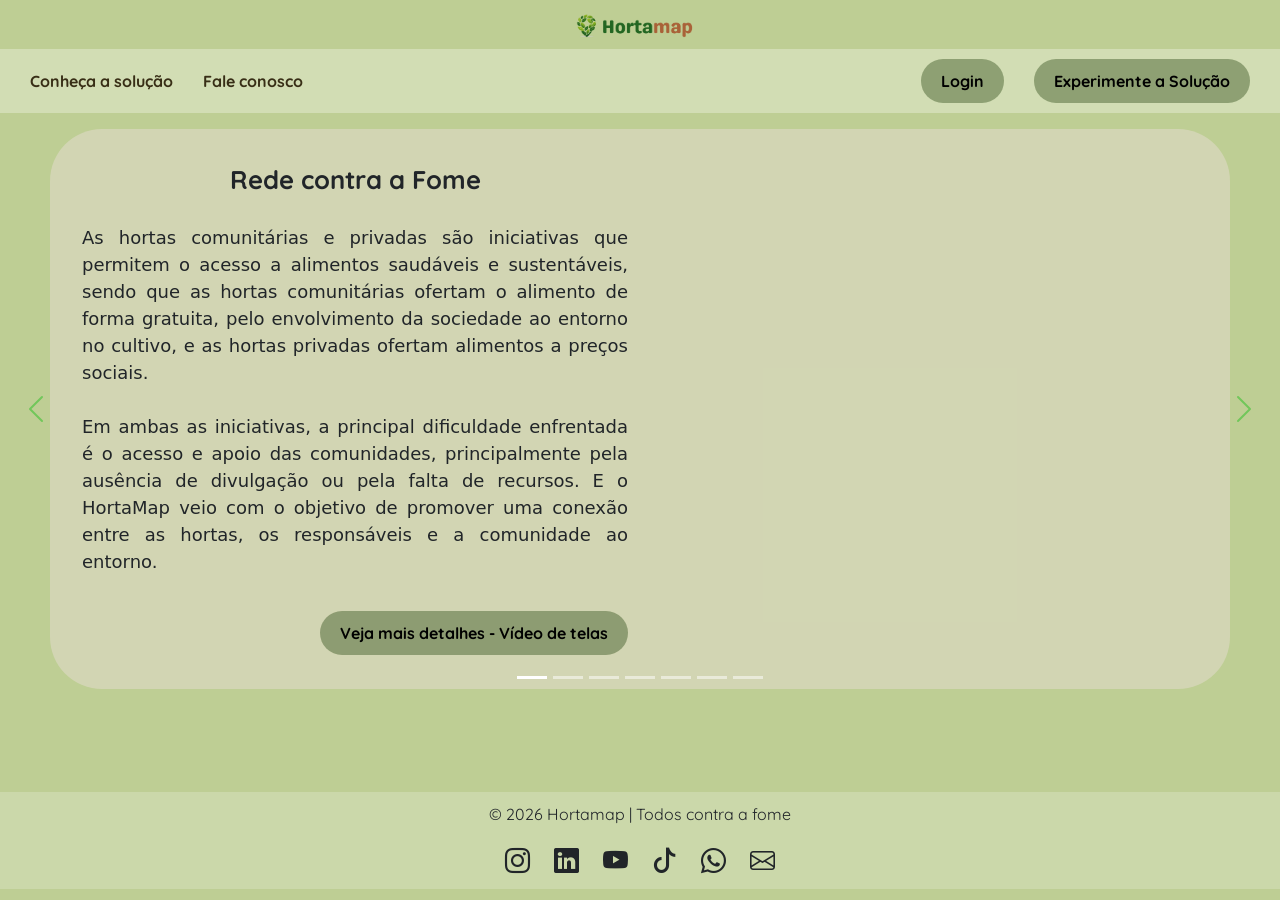
<file: index.html>
<!DOCTYPE html>
<html lang="pt">

<head>
	<meta charset="UTF-8">
	<meta http-equiv="X-UA-Compatible" content="IE=edge">
	<meta name="viewport" content="width=device-width, initial-scale=1.0">
	<link rel="preconnect" href="https://fonts.googleapis.com">
	<link rel="preconnect" href="https://fonts.gstatic.com" crossorigin>
	<link href="https://fonts.googleapis.com/css2?family=Quicksand:wght@300..700&display=swap" rel="stylesheet">
	<link href="https://cdn.jsdelivr.net/npm/bootstrap@5.1.3/dist/css/bootstrap.min.css" rel="stylesheet">
	<link rel="stylesheet" href="https://cdn.jsdelivr.net/npm/bootstrap-icons@1.11.3/font/bootstrap-icons.css">
	<link href="css/css.css" rel="stylesheet">
	<title>O HortaMap</title>
	<link rel="icon" type="image/png" href="img/logo_HortaMap_folha.png">
</head>
<body>
	<div class="logo">
		<a href="index.html" target="_parent"><img src="img/logo_HortaMap_horizontal.png" alt="HortaMap"></a>
	</div>
	<div class="navegacao">
		<div class="esquerda">
			<h2><a href="index.html" target="_parent">Conheça a solução</a></h2>
			<h2><a href="fale_conosco.html" target="_parent">Fale conosco</a></h2>
		</div>
		<div class="direita">
			<button type="button" class="menu"><a href="login.html" target="_parent">Login</a></button>
			<button type="button" class="menu"><a href="cadastro.html" target="_parent">Experimente a Solução</a></button>
		</div>
	</div>
	<div class="conteudo">
		<div id="carrosselHorta" class="carousel slide">
    		<div class="carousel-inner">
				<div class="carousel-item active">
					<div class="caixa row align-items-center">
						<div class="texto col-md-6">
							<h3>Rede contra a Fome</h3>
							<p>As hortas comunitárias e privadas são iniciativas que permitem o acesso a alimentos saudáveis e sustentáveis, sendo que as hortas comunitárias ofertam o alimento de forma gratuita, pelo envolvimento da sociedade ao entorno no cultivo, e as hortas privadas ofertam alimentos a preços sociais. <br><br>
							Em ambas as iniciativas, a principal dificuldade enfrentada é o acesso e apoio das comunidades, principalmente pela ausência de divulgação ou pela falta de recursos. E o HortaMap veio com o objetivo de promover uma conexão entre as hortas, os responsáveis e a comunidade ao entorno.</p>
							<div class="container-botao">
								<button type="button" class="botao"><a href="https://www.youtube.com/embed/8Pci9h2cy9U?si=DaQ1uK3vf-MT6VDR" target="_blank">Veja mais detalhes - Vídeo de telas</a></button>
							</div>
						</div>
						<div class="col-md-6 video-container">
							<iframe class="imgdireita col-md-6" width="100%" height="350" src="https://www.youtube.com/embed/8Pci9h2cy9U?si=DaQ1uK3vf-MT6VDR" title="YouTube video player" frameborder="0" allow="accelerometer; autoplay; clipboard-write; encrypted-media; gyroscope; picture-in-picture; web-share" referrerpolicy="strict-origin-when-cross-origin" allowfullscreen></iframe>
						</div>
					</div>
				</div>
				<div class="carousel-item">
					<div class="caixa row align-items-center">
						<div class="texto col-md-6">
							<h3>Mapeando para alimentar</h3>
							<p>O primeiro passo para usar a solução começa no cadastro da horta. Com poucas informações, a horta já passa a fazer parte do nosso banco de dados e a comunidade consegue se conectar com a iniciativa. <br><br>
							A partir deste cadastro, tenha acesso a um ecossistema de gerenciamento de dados, reunindo insights sobre recursos disponíveis, voluntários associados a sua horta, gestão de estoque e recursos de IA para apoiar uma produção otimizada.<br><br>
							Com o HortaMap, você transforma dados em decisões inteligentes e fortalece o impacto da sua horta na comunidade.</p>
							<div class="container-botao">
								<button type="button" class="botao"><a href="cadastro.html" target="_parent">Registre a sua horta</a></button>
							</div>
						</div>
						<img class="imgdireita col-md-6 img-fluid" src="img/dash.png">
					</div>
				</div>
				<div class="carousel-item">
					<div class="caixa row align-items-center">
						<div class="texto col-md-6">
							<h3>Entre em contato conosco</h3>
							<p>Ficou com alguma dúvida sobre como o HortaMap funciona ou como podemos apoiar a sua iniciativa? Nossa equipe está pronta para ajudar você a dar o próximo passo, seja para cadastrar sua horta, entender melhor os recursos da plataforma ou descobrir como conectar sua comunidade à produção local.<br><br>
							Queremos ouvir suas ideias, necessidades e desafios. Cada mensagem recebida nos ajuda a fortalecer essa rede que combate a fome e transforma territórios. Mande sua mensagem e vamos construir juntos um futuro mais verde e solidário.</p>
							<div class="container-botao">
								<button type="button" class="botao"><a href="fale_conosco.html" target="_parent">Mande sua mensagem</a></button>
							</div>
						</div>
						<img class="imgdireita col-md-6 img-fluid" src="img/fale_Conosco.png">
					</div>
				</div>
				<div class="carousel-item">
					<div class="caixa row align-items-center">
						<div class="texto col-md-6">
							<h3>Hortas comunitárias ou hortas privadas?</h3>
							<p>As hortas comunitárias são espaços cultivados por várias pessoas da comunidade, como moradores de um bairro ou voluntários. Todos podem participar do plantio, da colheita e do cuidado com a horta.<br><br>
							O principal objetivo é ajudar as pessoas, promover a colaboração e facilitar o acesso a alimentos saudáveis, muitas vezes de forma gratuita ou com um custo bem baixo. <br><br>
							Já as hortas privadas pertencem a uma pessoa, família ou organização. O acesso é mais restrito, e quem cuida decide como a horta será usada. Ela pode servir tanto para consumo próprio quanto para venda dos alimentos, sendo comum cobrar pelos produtos, mesmo que a preços acessíveis.</p>
						</div>
						<img class="imgdireita col-md-6 img-fluid" src="img/horta.png">
					</div>
				</div>
				<div class="carousel-item">
					<div class="caixa row align-items-center">
						<div class="texto col-md-6">
							<h3>Como uma simples horta pode transformar sua vida e o futuro ao seu redor?</h3>
							<p>Hortas não são só plantas: são saúde, economia, conexão e futuro. O Brasil tem espaço, clima e gente criativa de sobra. O que falta, muitas vezes, é só o primeiro passo: alguém que decide começar. <br><br>
							Você não precisa de muito: um pequeno terreno, alguns vasos ou até um cantinho na varanda já são suficientes para transformar realidade em possibilidade.<br><br>
							Cada horta nasce de uma escolha simples: plantar hoje pensando no amanhã.</p>
						</div>
						<img class="imgdireita col-md-6 img-fluid" src="img/mapa_Alimento.png">
					</div>
				</div>
				<div class="carousel-item">
					<div class="caixa row align-items-center">
						<div class="texto col-md-6">
							<h3>Melhorias Recentes no HortaMap  </h3>
							<p>Como parte do nosso compromisso em aprimorar continuamente a experiência no HortaMap, realizamos uma série de melhorias importantes no formulário de contato. Os formulários foram reformulados e passam a contar com campos que demandam informações precisas e completas, evitando cadastros incorretos ou com informações inválidas. Também foram implementadas mensagens de erro mais claras em todos os campos, tornando o processo mais simples, seguro e eficiente para quem utiliza a plataforma.<br><br>
							Além disso, implementamos um carrossel interativo na página inicial, trazendo uma navegação mais fluida e dinâmica entre os conteúdos.</p>
							<div class="container-botao">
								<button type="button" class="botao"><a href="https://www.youtube.com/embed/FxB5yJTmk8o?si=WlsL_5CZeozij7wh" target="_blank">Vídeo das novas funcionalidades</a></button>
							</div>
						</div>
						<div class="col-md-6 video-container">
							<iframe class="imgdireita col-md-6" width="560" height="315" src="https://www.youtube.com/embed/FxB5yJTmk8o?si=WlsL_5CZeozij7wh" title="YouTube video player" frameborder="0" allow="accelerometer; autoplay; clipboard-write; encrypted-media; gyroscope; picture-in-picture; web-share" referrerpolicy="strict-origin-when-cross-origin" allowfullscreen></iframe>
						</div>
					</div>
				</div>
			</div>
			<button class="carousel-control-prev" type="button" data-bs-target="#carrosselHorta" data-bs-slide="prev"><span class="carousel-control-prev-icon"></span></button>
			<button class="carousel-control-next" type="button" data-bs-target="#carrosselHorta" data-bs-slide="next"><span class="carousel-control-next-icon"></span></button>
			<!-- INDICADORES -->
			<div class="carousel-indicators">
				<button type="button" data-bs-target="#carrosselHorta" data-bs-slide-to="0" class="active"></button>
				<button type="button" data-bs-target="#carrosselHorta" data-bs-slide-to="1"></button>
				<button type="button" data-bs-target="#carrosselHorta" data-bs-slide-to="2"></button>
				<button type="button" data-bs-target="#carrosselHorta" data-bs-slide-to="3"></button>
				<button type="button" data-bs-target="#carrosselHorta" data-bs-slide-to="4"></button>
				<button type="button" data-bs-target="#carrosselHorta" data-bs-slide-to="5"></button>
				<button type="button" data-bs-target="#carrosselHorta" data-bs-slide-to="6"></button>
			</div>
		</div>
	</div>
	<script src="https://cdn.jsdelivr.net/npm/bootstrap@5.1.3/dist/js/bootstrap.bundle.min.js"></script>
	<footer>
		<p>© 2026 Hortamap  |  Todos contra a fome</p>
		<a href="https://www.instagram.com/hortamap/" target="_blank"><i class="bi bi-instagram icon-rodape"></i></a>
		<a href="https://www.linkedin.com" target="_blank"><i class="bi bi-linkedin icon-rodape"></i></a>
		<a href="https://www.youtube.com/@HortaMapSolucao" target="_blank"><i class="bi bi-youtube icon-rodape"></i></a>
		<a href="https://www.tiktok.com" target="_blank"><i class="bi bi-tiktok icon-rodape"></i></a>
		<a href="https://wa.me/5531985085780" target="_blank"><i class="bi bi-whatsapp icon-rodape"></i></a>
		<a href="mailto:hortamapsolucao@gmail.com" target="_blank"><i class="bi bi-envelope icon-rodape"></i></a>
	</footer>
</body>
</html>
</file>
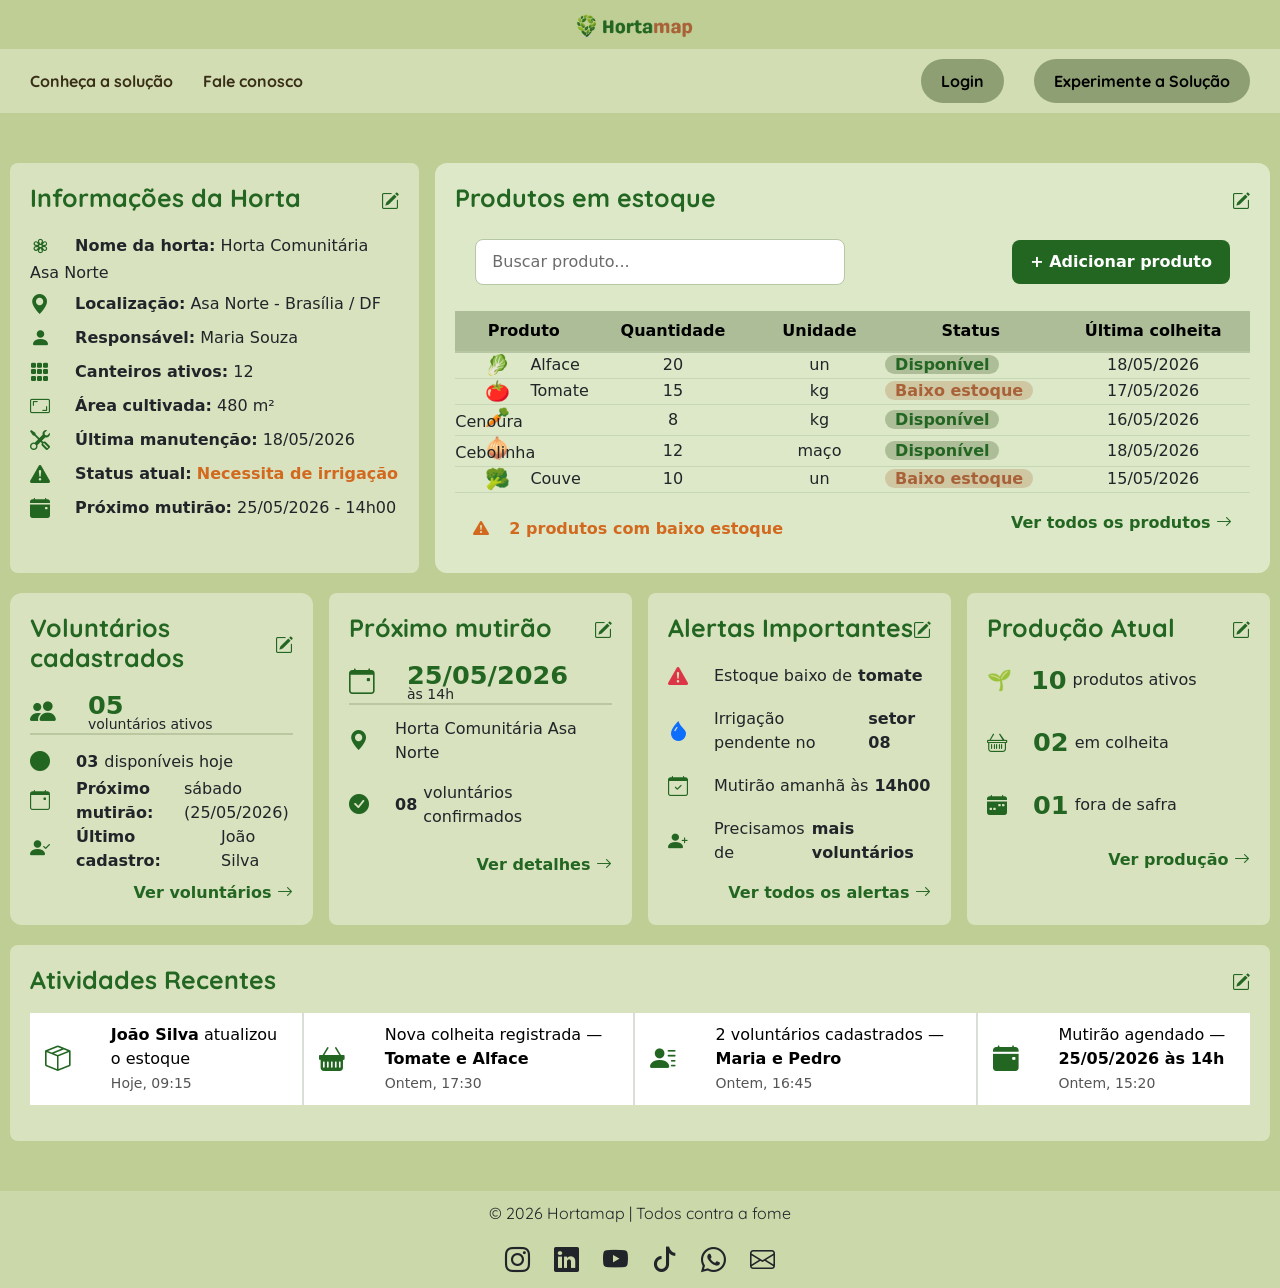
<file: area_dashboard.html>
<!DOCTYPE html>
<html lang="pt">

<head>
	<meta charset="UTF-8">
	<meta http-equiv="X-UA-Compatible" content="IE=edge">
	<meta name="viewport" content="width=device-width, initial-scale=1.0">
	<link rel="preconnect" href="https://fonts.googleapis.com">
	<link rel="preconnect" href="https://fonts.gstatic.com" crossorigin>
	<link href="https://fonts.googleapis.com/css2?family=Quicksand:wght@300..700&display=swap" rel="stylesheet">
	<link href="https://cdn.jsdelivr.net/npm/bootstrap@5.1.3/dist/css/bootstrap.min.css" rel="stylesheet">
	<link rel="stylesheet" href="https://cdn.jsdelivr.net/npm/bootstrap-icons@1.11.3/font/bootstrap-icons.css">
	<link href="css/css.css" rel="stylesheet">
	<title>Área do Gestor</title>
	<link rel="icon" type="image/png" href="img/logo_HortaMap_folha.png">
</head>

<body>
	<div class="logo">
		<a href="index.html" target="_parent"><img src="img/logo_HortaMap_horizontal.png" alt="HortaMap"></a>
	</div>
	<div class="navegacao">
		<div class="esquerda">
			<h2><a href="index.html" target="_parent">Conheça a solução</a></h2>
			<h2><a href="fale_conosco.html" target="_parent">Fale conosco</a></h2>
		</div>
		<div class="direita">
			<button type="button" class="menu"><a href="login.html" target="_parent">Login</a></button>
			<button type="button" class="menu"><a href="cadastro.html" target="_parent">Experimente a
					Solução</a></button>
		</div>
	</div>
	<div class="conteudo conteudo-dash">
		<!-- LINHA 1 -->
		<div class="row g-3 line-dash">
			<div class="col-md-4">
				<div class="caixa-dash">
					<h4 class="title-box-dash">
						Informações da Horta
						<button class="btn-edit-box" type="button">
							<i class="bi bi-pencil-square"></i>
						</button>
					</h4>
					<p class="mb-1">
						<i class="bi bi-flower3 icon-info"></i>
						<b>Nome da horta:</b> Horta Comunitária Asa Norte
					</p>
					<p class="mb-1">
						<i class="bi bi-geo-alt-fill icon-info"></i>
						<b>Localização:</b> Asa Norte - Brasília / DF
					</p>
					<p class="mb-1">
						<i class="bi bi-person-fill icon-info"></i>
						<b>Responsável:</b> Maria Souza
					</p>
					<p class="mb-1">
						<i class="bi bi-grid-3x3-gap-fill icon-info"></i>
						<b>Canteiros ativos:</b> 12
					</p>
					<p class="mb-1">
						<i class="bi bi-aspect-ratio icon-info"></i>
						<b>Área cultivada:</b> 480 m²
					</p>
					<p class="mb-1">
						<i class="bi bi-tools icon-info"></i>
						<b>Última manutenção:</b> 18/05/2026
					</p>
					<p class="mb-1">
						<i class="bi bi-exclamation-triangle-fill icon-info text-atencao"></i>
						<b>Status atual:</b> <span class="text-atencao">Necessita de irrigação</span>
					</p>
					<p class="mb-1">
						<i class="bi bi-calendar-event-fill icon-info"></i>
						<b>Próximo mutirão:</b> 25/05/2026 - 14h00
					</p>
				</div>
			</div>
			<div class="col-md-8">
				<div class="caixa-dash tabela-estoque-box">
					<h4 class="title-box-dash mb-0">
						Produtos em estoque
						<button class="btn-edit-box" type="button">
							<i class="bi bi-pencil-square"></i>
						</button>
					</h4>
					<div class="barra-acoes">
						<input type="text" class="input-busca" placeholder="Buscar produto...">
						<button class="btn-adicionar">
							+ Adicionar produto
						</button>
					</div>
					<table class="tabela-estoque">
						<thead>
							<tr>
								<th class="col-curta">Produto</th>
								<th class="col-curta">Quantidade</th>
								<th class="col-curta">Unidade</th>
								<th class="col-curta">Status</th>
								<th class="col-curta">Última colheita</th>
							</tr>
						</thead>
						<tbody>
							<tr>
								<td><span class="emoji-icon emoji-table">🥬</span>Alface</td>
								<td class="text-center">20</td>
								<td class="text-center">un</td>
								<td><span class="status disponivel">Disponível</span></td>
								<td class="text-center">18/05/2026</td>
							</tr>
							<tr>
								<td><span class="emoji-icon emoji-table">🍅</span>Tomate</td>
								<td class="text-center">15</td>
								<td class="text-center">kg</td>
								<td><span class="status baixo">Baixo estoque</span></td>
								<td class="text-center">17/05/2026</td>
							</tr>
							<tr>
								<td><span class="emoji-icon emoji-table">🥕</span>Cenoura</td>
								<td class="text-center">8</td>
								<td class="text-center">kg</td>
								<td><span class="status disponivel">Disponível</span></td>
								<td class="text-center">16/05/2026</td>
							</tr>
							<tr>
								<td><span class="emoji-icon emoji-table">🧅</span>Cebolinha</td>
								<td class="text-center">12</td>
								<td class="text-center">maço</td>
								<td><span class="status disponivel">Disponível</span></td>
								<td class="text-center">18/05/2026</td>
							</tr>
							<tr>
								<td><span class="emoji-icon emoji-table">🥦</span>Couve</td>
								<td class="text-center">10</td>
								<td class="text-center">un</td>
								<td><span class="status baixo">Baixo estoque</span></td>
								<td class="text-center">15/05/2026</td>
							</tr>
						</tbody>
					</table>
					<div class="alerta-estoque">
						<div class="alerta-esquerda">
							<p class="resumo-estoque text-atencao  mb-0"><i class="bi bi-exclamation-triangle-fill"></i><b>2 produtos com baixo estoque</b></p>
						</div>
						<a href="#" class="ver-todos-inline text-ver-todos">
							Ver todos os produtos <i class="bi bi-arrow-right"></i>
						</a>
					</div>
				</div>
			</div>
		</div>
		<!-- LINHA 2 -->
		<div class="row g-3 line-dash">
			<div class="col-md-3">
				<div class="caixa-dash voluntarios-box">
					<h4 class="title-box-dash">
						<span class="titulo-com-icone">Voluntários cadastrados</span>
						<button class="btn-edit-box" type="button">
							<i class="bi bi-pencil-square"></i>
						</button>
					</h4>
					<div class="linha-voluntario line-voluntarios-ativos">
						<i class="bi bi-people-fill icon-large"></i>
						<div class="vol-info">
							<span class="numero">05</span>
							<span class="descricao">voluntários ativos</span>
						</div>
					</div>
					<p class="linha-info mb-0">
						<i class="bi bi-circle-fill icon-info"></i>
						<b>03</b> disponíveis hoje
					</p>
					<p class="linha-info mb-0">
						<i class="bi bi-calendar-event icon-info"></i>
						<b>Próximo mutirão:</b> sábado (25/05/2026)
					</p>
					<p class="linha-info mb-2">
						<i class="bi bi-person-check-fill icon-info"></i>
						<b>Último cadastro:</b> João Silva
					</p>
					<a href="#" class="ver-todos-inline text-ver-todos">
						Ver voluntários <i class="bi bi-arrow-right"></i>
					</a>
				</div>
			</div>
			<div class="col-md-3">
				<div class="caixa-dash">
					<h4 class="title-box-dash">
						Próximo mutirão
						<button class="btn-edit-box" type="button">
							<i class="bi bi-pencil-square"></i>
						</button>
					</h4>
					<div class="linha-voluntario line-voluntarios-ativos">
						<i class="bi bi-calendar-event icon-large"></i>
						<div class="vol-info">
							<span class="numero">25/05/2026</span>
							<span class="descricao">às 14h</span>
						</div>
					</div>
					<p class="linha-info mb-3">
						<i class="bi bi-geo-alt-fill icon-info"></i>
						Horta Comunitária Asa Norte
					</p>
					<p class="linha-info mb-4">
						<i class="bi bi-check-circle-fill icon-info"></i>
						<b>08</b> voluntários confirmados
					</p>
					<a href="#" class="ver-todos-inline text-ver-todos">
						Ver detalhes <i class="bi bi-arrow-right"></i>
					</a>
				</div>
			</div>
			<div class="col-md-3">
				<div class="caixa-dash">
					<h4 class="title-box-dash">
						Alertas Importantes
						<button class="btn-edit-box" type="button">
							<i class="bi bi-pencil-square"></i>
						</button>
					</h4>
					<p class="linha-info mb-3">
						<i class="bi bi-exclamation-triangle-fill text-danger icon-info"></i>
						Estoque baixo de <b>tomate</b>
					</p>
					<p class="linha-info mb-3">
						<i class="bi bi-droplet-fill text-primary icon-info"></i>
						Irrigação pendente no <b>setor 08</b>
					</p>
					<p class="linha-info mb-3">
						<i class="bi bi-calendar-check icon-info"></i>
						Mutirão amanhã às <b>14h00</b>
					</p>
					<p class="linha-info mb-3">
						<i class="bi bi-person-plus-fill icon-info"></i>
						Precisamos de <b>mais voluntários</b>
					</p>
					<a href="#" class="ver-todos-inline text-ver-todos">
						Ver todos os alertas <i class="bi bi-arrow-right"></i>
					</a>
				</div>
			</div>
			<div class="col-md-3">
				<div class="caixa-dash">
					<h4 class="title-box-dash">
						Produção Atual
						<button class="btn-edit-box" type="button">
							<i class="bi bi-pencil-square"></i>
						</button>
					</h4>
					<p class="linha-info mb-4">
						<span class="emoji-icon emoji-info">🌱</span>
						<span class="numero">10</span> produtos ativos
					</p>
					<p class="linha-info mb-4">
						<i class="bi bi-basket icon-info"></i>
						<span class="numero">02</span> em colheita
					</p>
					<p class="linha-info mb-4">
						<i class="bi bi-calendar-week-fill icon-info"></i>
						<span class="numero">01</span> fora de safra
					</p>
					<a href="#" class="ver-todos-inline text-ver-todos">
						Ver produção <i class="bi bi-arrow-right"></i>
					</a>
				</div>
			</div>
		</div>
		<!-- LINHA 3 -->
		<div class="row g-3 line-dash">
			<div class="col-md-12">
				<div class="caixa-dash">
					<h4 class="title-box-dash">
						Atividades Recentes
						<button class="btn-edit-box" type="button">
							<i class="bi bi-pencil-square"></i>
						</button>
					</h4>
					<table class="table table-borderless atividades-recentes">
						<tbody>
							<tr>
								<td class="icone"><i class="bi bi-box-seam icon-large"></i></td>
								<td class="line-table-atividades">
									<b>João Silva</b> atualizou<br> o estoque<br>
									<small>Hoje, 09:15</small>
								</td>
								<td class="icone"><i class="bi bi-basket-fill icon-large"></i></td>
								<td class="line-table-atividades">
									Nova colheita registrada — <br><b>Tomate e Alface</b><br>
									<small>Ontem, 17:30</small>
								</td>
								<td class="icone"><i class="bi bi-person-lines-fill icon-large"></i></td>
								<td class="line-table-atividades">
									2 voluntários cadastrados — <br><b>Maria e Pedro</b><br>
									<small>Ontem, 16:45</small>
								</td>
								<td class="icone"><i class="bi bi-calendar-event-fill icon-large"></i></td>
								<td>
									Mutirão agendado — <br><b>25/05/2026 às 14h</b><br>
									<small>Ontem, 15:20</small>
								</td>
							</tr>
						</tbody>
					</table>
				</div>
			</div>
		</div>
	</div>
	<footer class="mb-0">
		<p>© 2026 Hortamap | Todos contra a fome</p>
		<a href="https://www.instagram.com/hortamap/" target="_blank"><i class="bi bi-instagram icon-rodape"></i></a>
		<a href="https://www.linkedin.com" target="_blank"><i class="bi bi-linkedin icon-rodape"></i></a>
		<a href="https://www.youtube.com/@HortaMapSolucao" target="_blank"><i class="bi bi-youtube icon-rodape"></i></a>
		<a href="https://www.tiktok.com" target="_blank"><i class="bi bi-tiktok icon-rodape"></i></a>
		<a href="https://wa.me/5531985085780" target="_blank"><i class="bi bi-whatsapp icon-rodape"></i></a>
		<a href="mailto:hortamapsolucao@gmail.com" target="_blank"><i class="bi bi-envelope icon-rodape"></i></a>
	</footer>
</body>

</html>
</file>
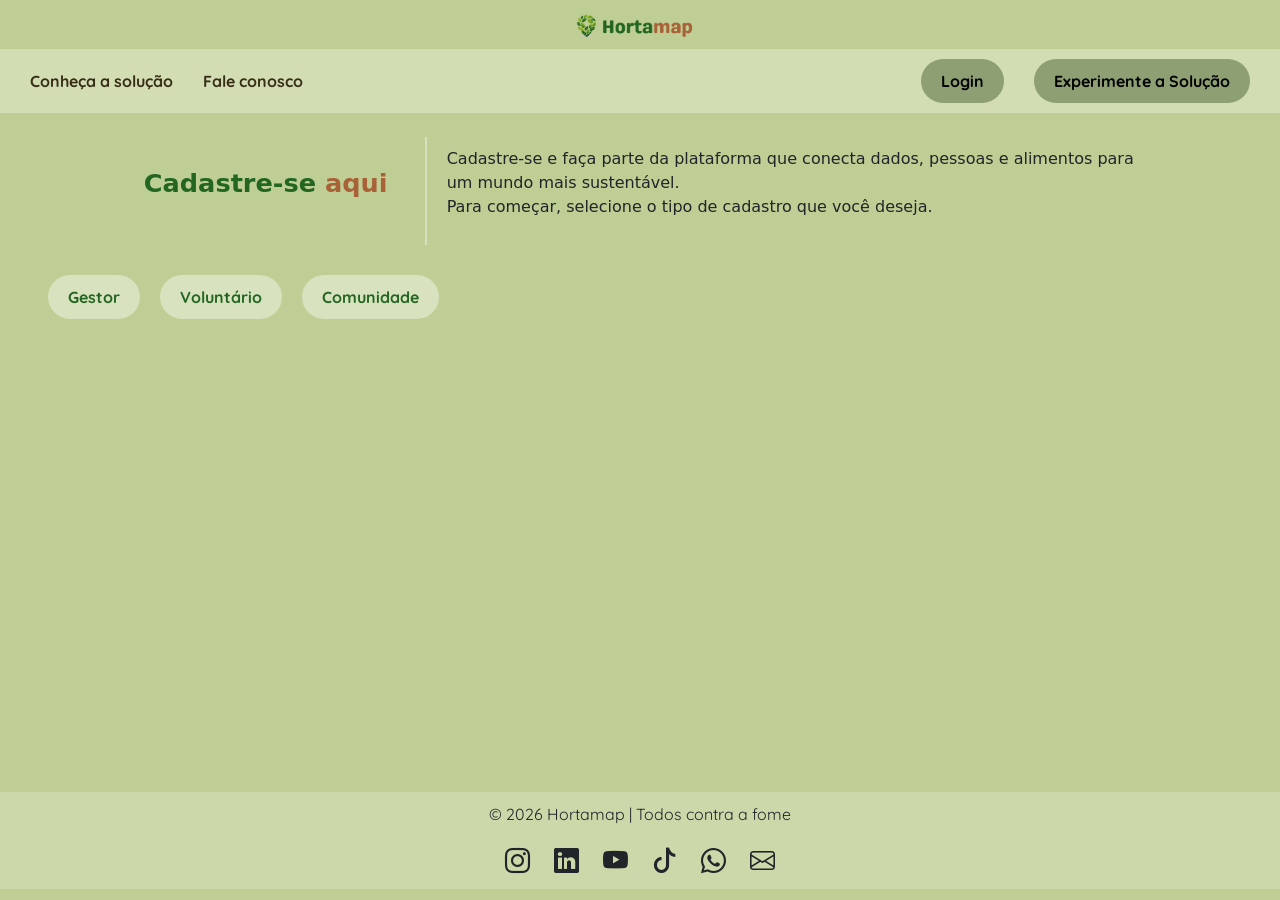
<file: cadastro.html>
<!DOCTYPE html>
<html lang="pt">

<head>
	<meta charset="UTF-8">
	<meta http-equiv="X-UA-Compatible" content="IE=edge">
	<meta name="viewport" content="width=device-width, initial-scale=1.0">
	<link rel="preconnect" href="https://fonts.googleapis.com">
	<link rel="preconnect" href="https://fonts.gstatic.com" crossorigin>
	<link href="https://fonts.googleapis.com/css2?family=Quicksand:wght@300..700&display=swap" rel="stylesheet">
	<link href="https://cdn.jsdelivr.net/npm/bootstrap@5.1.3/dist/css/bootstrap.min.css" rel="stylesheet">
	<link rel="stylesheet" href="https://cdn.jsdelivr.net/npm/bootstrap-icons@1.11.3/font/bootstrap-icons.css">
	<link href="css/css.css" rel="stylesheet">
	<title>Cadastro</title>
	<link rel="icon" type="image/png" href="img/logo_HortaMap_folha.png">
</head>

<body>
	<div class="logo">
		<a href="index.html" target="_parent"><img src="img/logo_HortaMap_horizontal.png" alt="HortaMap"></a>
	</div>
	<div class="navegacao">
		<div class="esquerda">
			<h2><a href="index.html" target="_parent">Conheça a solução</a></h2>
			<h2><a href="fale_conosco.html" target="_parent">Fale conosco</a></h2>
		</div>
		<div class="direita">
			<button type="button" class="menu"><a href="login.html" target="_parent">Login</a></button>
			<button type="button" class="menu"><a href="cadastro.html" target="_parent">Experimente a
					Solução</a></button>
		</div>
	</div>
	<div class="conteudo">
		<div class="my-forms row g-4">
			<div class="text-duo-color col-md-3 d-flex align-items-center">
				<p><span class="color1">Cadastre-se</span> <span class="color2">aqui</span></p>
			</div>
			<div class="text-explicacao col-md-7 d-flex align-items-center">
				<p>Cadastre-se e faça parte da plataforma que conecta dados, pessoas e alimentos para um mundo mais sustentável.<br>
					Para começar, selecione o tipo de cadastro que você deseja.
				</p>
			</div>
		</div>
		<form class="forms-cadastro ms-5 me-5" id="formulario_cadastro_JS">
			<div class="tipo-cadastro g-4">
				<button type="button" class="cadastro-button" id="btnResponsavel">Gestor</button>
				<button type="button" class="cadastro-button" id="btnVoluntario">Voluntário</button>
				<button type="button" class="cadastro-button" id="btnComunidade">Comunidade</button>
				<script>
					const botoes = document.querySelectorAll('.cadastro-button');
					botoes.forEach(btn => {
						btn.addEventListener('click', () => {
							botoes.forEach(b => b.classList.remove('active'));
							btn.classList.add('active');
						});
					});				
				</script>
			</div>
			<div class="secao-cadastro" id="dados_pessoais" style="display:none;">
				<p class="identificacao-secao mb-0"><em>Dados pessoais:</em></p>
				<div class="my-forms row g-4">
					<div class="col-md-4">
						<label for="nomecompleto" class="form-label titulo-label">Nome Completo</label>
						<input type="text" class="form-control" id="nomecompleto" pattern="^[A-Za-zÀ-ÿ]{2,}(?:\s+[A-Za-zÀ-ÿ]{2,})+$" title="Digite o seu nome e sobrenome com pelo menos 2 letras em cada" placeholder="Digite o seu nome e sobrenome" required>
					</div>
					<div class="col-md-4">
						<label for="cpf" class="form-label titulo-label">CPF</label>
						<input type="text" maxlength="11"  minlength="11" class="form-control" id="cpf" placeholder="000.000.000-00" inputmode="numeric" required pattern="\d{11}" title="Digite o cpf com 11 caracteres">
					</div>
					<div class="col-md-4">
						<label for="datanascimento" class="form-label titulo-label">Data de Nascimento</label>
						<input type="date" class="form-control" id="datanascimento" required>
					</div>
				</div>
				<div class="my-forms row g-4">
					<div class="col-md-4">
						<label for="email" class="form-label titulo-label">E-mail</label>
						<input type="email" class="form-control" id="email" placeholder="name@example.com" pattern="^[^\s@]+@[^\s@]+\.[^\s@]+$" title="Digite o email no formato nome@example.com" required>
					</div>
					<div class="col-md-4">
						<label for="telefone" class="form-label titulo-label">Número de Celular</label>
						<input type="tel" class="form-control" id="telefone" placeholder="(99) 99999-9999" maxlength="15" pattern="^\(\d{2}\)\s\d{4,5}-\d{4}$" title="Digite o ddd e o número de telefone completo" required>
						<script>
							document.getElementById('telefone').addEventListener('input', function (e) {
								let value = e.target.value.replace(/\D/g, '');
								value = value.replace(/^(\d{2})(\d)/g, '($1) $2');
								value = value.replace(/(\d{5})(\d)/, '$1-$2');
								e.target.value = value;
							});
						</script>
					</div>
					<div class="col-md-4">
						<p class="titulo-label">Telefone é o mesmo para Whatsapp e ligação?</p>
						<div class="form-check form-check-inline">
							<input class="form-check-input" type="radio" name="Telefone" id="inlineRadio1" value="Sim"
								required>
							<label class="form-check-label" for="inlineRadio1">Sim</label>
						</div>
						<div class="form-check form-check-inline">
							<input class="form-check-input" type="radio" name="Telefone" id="inlineRadio2" value="Não"
								required>
							<label class="form-check-label" for="inlineRadio2">Não</label>
						</div>
					</div>
				</div>
			</div>
			<div id="dados_representante_horta" style="display:none;">
				<div class="secao-cadastro">
					<p class="identificacao-secao mb-0"><em>Dados da horta:</em></p>
					<div class="my-forms row g-4">
						<div class="col-md-3">
							<label for="validationDefault01" class="form-label titulo-label">Nome da horta</label>
							<input type="text" class="form-control" id="nomehorta" title="Digite o nome da horta" placeholder="Digite o nome da horta" required>
						</div>
						<div class="col-md-3">
							<p class="titulo-label">Tipo da horta</p>
							<div class="form-check form-check-inline">
								<input class="form-check-input" type="radio" name="tipohorta" id="inlineRadio1"
									value="Sim" required>
								<label class="form-check-label" for="inlineRadio1">Comunitária</label>
							</div>
							<div class="form-check form-check-inline">
								<input class="form-check-input" type="radio" name="tipohorta" id="inlineRadio2"
									value="Não" required>
								<label class="form-check-label" for="inlineRadio2">Privada</label>
							</div>
						</div>
						<div class="col-md-3">
							<label for="tamanhohorta" class="form-label titulo-label">Tamanho da horta
								(m²)</label>
							<input type="number" class="form-control" id="tamanhohorta" placeholder="Digite o tamanho da horta" required>
						</div>
						<div class="col-md-3">
							<label for="cep" class="form-label titulo-label">CEP</label>
							<input type="text" class="form-control" id="cep" placeholder="00000-000" minlength="9" maxlength="9" required pattern="^\d{5}\-\d{3}$">
							<script>
								document.getElementById('cep').addEventListener('input', function () {
									let v = this.value.replace(/\D/g, ''); // remove tudo que não é número
									if (v.length > 5) v = v.replace(/(\d{5})(\d)/, '$1-$2');
									this.value = v;
								});
							</script>
						</div>
					</div>
					<div class="my-forms row g-4">
						<div class="col-md-3">
							<label for="enderecohorta" class="form-label titulo-label">Logradouro</label>
							<input type="text" class="form-control" id="enderecohorta" placeholder="Rua, Avenida, Travessa, etc" required>
						</div>
						<div class="col-md-1">
							<label for="numerohorta" class="form-label titulo-label">Número</label>
							<input type="text" class="form-control" id="numerohorta" required>
						</div>
						<div class="col-md-2">
							<label for="complementohorta" class="form-label titulo-label">Complemento</label>
							<input type="text" class="form-control" id="complementohorta">
						</div>
						<div class="col-md-2">
							<label for="bairrohorta" class="form-label titulo-label">Bairro</label>
							<input type="text" class="form-control" id="bairrohorta" required>
						</div>
						<div class="col-md-2">
							<label for="cidadehorta" class="form-label titulo-label">Cidade</label>
							<input type="text" class="form-control" id="cidadehorta" required>
						</div>
						<div class="col-md-2">
							<label for="estadohorta" class="form-label titulo-label">Estado</label>
							<input class="form-control" list="estados" name="estadohorta" id="estadohorta" required>
							<datalist id="estados">
								<option value="AC"></option>
								<option value="AL"></option>
								<option value="AM"></option>
								<option value="AP"></option>
								<option value="BA"></option>
								<option value="CE"></option>
								<option value="DF"></option>
								<option value="ES"></option>
								<option value="GO"></option>
								<option value="MA"></option>
								<option value="MG"></option>
								<option value="MS"></option>
								<option value="MT"></option>
								<option value="PA"></option>
								<option value="PB"></option>
								<option value="PE"></option>
								<option value="PI"></option>
								<option value="PR"></option>
								<option value="RJ"></option>
								<option value="RN"></option>
								<option value="RO"></option>
								<option value="RR"></option>
								<option value="RS"></option>
								<option value="SC"></option>
								<option value="SE"></option>
								<option value="SP"></option>
								<option value="TO"></option>
							</datalist>
						</div>
					</div>
				</div>
				<div class="secao-cadastro">
					<p class="identificacao-secao mb-0"><em>Dados da produção:</em></p>
					<p class="titulo-label mb-4">A seguir, selecione os cultivos que a horta possui, e informe a área de
						cultivo (em
						m²):</p>
					<div class="produtoshorta">
						<div class="row g-4">
							<p class="identificacao-secao mb-0"><u><i>Folhas e Verduras:</i></u></p>
							<!-- Agrião -->
							<div class="col-md-3 produto-item">
								<div class="d-flex align-items-center gap-2">
									<input type="checkbox" class="form-check-input produto-check" id="agriao">
									<label for="agriao" class="form-check-label">Agrião</label>
									<input type="number" class="form-control area-input" placeholder="m²" disabled>
								</div>
							</div>
							<!-- Alecrim -->
							<div class="col-md-3 produto-item">
								<div class="d-flex align-items-center gap-2">
									<input type="checkbox" class="form-check-input produto-check" id="alecrim">
									<label for="alecrim" class="form-check-label">Alecrim</label>
									<input type="number" class="form-control area-input" placeholder="m²" disabled>
								</div>
							</div>
							<!-- Alface -->
							<div class="col-md-3 produto-item">
								<div class="d-flex align-items-center gap-2">
									<input type="checkbox" class="form-check-input produto-check" id="alface">
									<label for="alface" class="form-check-label">Alface</label>
									<input type="number" class="form-control area-input" placeholder="m²" disabled>
								</div>
							</div>
							<!-- Camomila -->
							<div class="col-md-3 produto-item">
								<div class="d-flex align-items-center gap-2">
									<input type="checkbox" class="form-check-input produto-check" id="camomila">
									<label for="camomila" class="form-check-label">Camomila</label>
									<input type="number" class="form-control area-input" placeholder="m²" disabled>
								</div>
							</div>
							<!-- Capim-limão -->
							<div class="col-md-3 produto-item">
								<div class="d-flex align-items-center gap-2">
									<input type="checkbox" class="form-check-input produto-check" id="capim-limao">
									<label for="capim-limao" class="form-check-label">Capim-limão</label>
									<input type="number" class="form-control area-input" placeholder="m²" disabled>
								</div>
							</div>
							<!-- Cebolinha -->
							<div class="col-md-3 produto-item">
								<div class="d-flex align-items-center gap-2">
									<input type="checkbox" class="form-check-input produto-check" id="cebolinha">
									<label for="cebolinha" class="form-check-label">Cebolinha</label>
									<input type="number" class="form-control area-input" placeholder="m²" disabled>
								</div>
							</div>
							<!-- Coentro -->
							<div class="col-md-3 produto-item">
								<div class="d-flex align-items-center gap-2">
									<input type="checkbox" class="form-check-input produto-check" id="coentro">
									<label for="coentro" class="form-check-label">Coentro</label>
									<input type="number" class="form-control area-input" placeholder="m²" disabled>
								</div>
							</div>
							<!-- Couve -->
							<div class="col-md-3 produto-item">
								<div class="d-flex align-items-center gap-2">
									<input type="checkbox" class="form-check-input produto-check" id="couve">
									<label for="couve" class="form-check-label">Couve</label>
									<input type="number" class="form-control area-input" placeholder="m²" disabled>
								</div>
							</div>
							<!-- Couve-flor -->
							<div class="col-md-3 produto-item">
								<div class="d-flex align-items-center gap-2">
									<input type="checkbox" class="form-check-input produto-check" id="couve-flor">
									<label for="couve-flor" class="form-check-label">Couve-flor</label>
									<input type="number" class="form-control area-input" placeholder="m²" disabled>
								</div>
							</div>
							<!-- Erva-doce -->
							<div class="col-md-3 produto-item">
								<div class="d-flex align-items-center gap-2">
									<input type="checkbox" class="form-check-input produto-check" id="erva-doce">
									<label for="erva-doce" class="form-check-label">Erva-doce</label>
									<input type="number" class="form-control area-input" placeholder="m²" disabled>
								</div>
							</div>
							<!-- Espinafre -->
							<div class="col-md-3 produto-item">
								<div class="d-flex align-items-center gap-2">
									<input type="checkbox" class="form-check-input produto-check" id="espinafre">
									<label for="espinafre" class="form-check-label">Espinafre</label>
									<input type="number" class="form-control area-input" placeholder="m²" disabled>
								</div>
							</div>
							<!-- Hortelã -->
							<div class="col-md-3 produto-item">
								<div class="d-flex align-items-center gap-2">
									<input type="checkbox" class="form-check-input produto-check" id="hortela">
									<label for="hortela" class="form-check-label">Hortelã</label>
									<input type="number" class="form-control area-input" placeholder="m²" disabled>
								</div>
							</div>
							<!-- Manjericão -->
							<div class="col-md-3 produto-item">
								<div class="d-flex align-items-center gap-2">
									<input type="checkbox" class="form-check-input produto-check" id="manjericao">
									<label for="manjericao" class="form-check-label">Manjericão</label>
									<input type="number" class="form-control area-input" placeholder="m²" disabled>
								</div>
							</div>
							<!-- Mostarda -->
							<div class="col-md-3 produto-item">
								<div class="d-flex align-items-center gap-2">
									<input type="checkbox" class="form-check-input produto-check" id="mostarda">
									<label for="mostarda" class="form-check-label">Mostarda</label>
									<input type="number" class="form-control area-input" placeholder="m²" disabled>
								</div>
							</div>
							<!-- Ora-pro-nóbis -->
							<div class="col-md-3 produto-item">
								<div class="d-flex align-items-center gap-2">
									<input type="checkbox" class="form-check-input produto-check" id="ora-pro-nobis">
									<label for="ora-pro-nobis" class="form-check-label">Ora-pro-nóbis</label>
									<input type="number" class="form-control area-input" placeholder="m²" disabled>
								</div>
							</div>
							<!-- Rúcula -->
							<div class="col-md-3 produto-item">
								<div class="d-flex align-items-center gap-2">
									<input type="checkbox" class="form-check-input produto-check" id="rucula">
									<label for="rucula" class="form-check-label">Rúcula</label>
									<input type="number" class="form-control area-input" placeholder="m²" disabled>
								</div>
							</div>
							<!-- Salsinha -->
							<div class="col-md-3 produto-item">
								<div class="d-flex align-items-center gap-2">
									<input type="checkbox" class="form-check-input produto-check" id="salsinha">
									<label for="salsinha" class="form-check-label">Salsinha</label>
									<input type="number" class="form-control area-input" placeholder="m²" disabled>
								</div>
							</div>
							<!-- Taioba -->
							<div class="col-md-3 produto-item">
								<div class="d-flex align-items-center gap-2">
									<input type="checkbox" class="form-check-input produto-check" id="taioba">
									<label for="taioba" class="form-check-label">Taioba</label>
									<input type="number" class="form-control area-input" placeholder="m²" disabled>
								</div>
							</div>
							<div class="col-md-5 produto-item outros-item">
								<div class="d-flex align-items-center gap-2">
									<input type="checkbox" class="form-check-input produto-check" id="outros">
									<label for="outros" class="form-check-label">Outros</label>
									<!-- Campo extra para nome do produto -->
									<input type="text" class="form-control nome-outro" placeholder="Qual produto?"
										disabled style="width:200px;">
									<!-- Campo de área -->
									<input type="number" class="form-control area-input" placeholder="m²" disabled
										style="width:100px;">
								</div>
							</div>
						</div>
						<div class="row g-4 mt-2">
							<p class="identificacao-secao mb-0"><u><i>Legumes e Raízes:</i></u></p>
							<!-- Abobrinha -->
							<div class="col-md-3 produto-item">
								<div class="d-flex align-items-center gap-2">
									<input type="checkbox" class="form-check-input produto-check" id="abobrinha">
									<label for="abobrinha" class="form-check-label">Abobrinha</label>
									<input type="number" class="form-control area-input" placeholder="m²" disabled>
								</div>
							</div>
							<!-- Alho -->
							<div class="col-md-3 produto-item">
								<div class="d-flex align-items-center gap-2">
									<input type="checkbox" class="form-check-input produto-check" id="alho">
									<label for="alho" class="form-check-label">Alho</label>
									<input type="number" class="form-control area-input" placeholder="m²" disabled>
								</div>
							</div>
							<!-- Alho-poró -->
							<div class="col-md-3 produto-item">
								<div class="d-flex align-items-center gap-2">
									<input type="checkbox" class="form-check-input produto-check" id="alho-poro">
									<label for="alho-poro" class="form-check-label">Alho-poró</label>
									<input type="number" class="form-control area-input" placeholder="m²" disabled>
								</div>
							</div>
							<!-- Berinjela -->
							<div class="col-md-3 produto-item">
								<div class="d-flex align-items-center gap-2">
									<input type="checkbox" class="form-check-input produto-check" id="berinjela">
									<label for="berinjela" class="form-check-label">Berinjela</label>
									<input type="number" class="form-control area-input" placeholder="m²" disabled>
								</div>
							</div>
							<!-- Beterraba -->
							<div class="col-md-3 produto-item">
								<div class="d-flex align-items-center gap-2">
									<input type="checkbox" class="form-check-input produto-check" id="beterraba">
									<label for="beterraba" class="form-check-label">Beterraba</label>
									<input type="number" class="form-control area-input" placeholder="m²" disabled>
								</div>
							</div>
							<!-- Cebola -->
							<div class="col-md-3 produto-item">
								<div class="d-flex align-items-center gap-2">
									<input type="checkbox" class="form-check-input produto-check" id="cebola">
									<label for="cebola" class="form-check-label">Cebola</label>
									<input type="number" class="form-control area-input" placeholder="m²" disabled>
								</div>
							</div>
							<!-- Cenoura -->
							<div class="col-md-3 produto-item">
								<div class="d-flex align-items-center gap-2">
									<input type="checkbox" class="form-check-input produto-check" id="cenoura">
									<label for="cenoura" class="form-check-label">Cenoura</label>
									<input type="number" class="form-control area-input" placeholder="m²" disabled>
								</div>
							</div>
							<!-- Nabo -->
							<div class="col-md-3 produto-item">
								<div class="d-flex align-items-center gap-2">
									<input type="checkbox" class="form-check-input produto-check" id="nabo">
									<label for="nabo" class="form-check-label">Nabo</label>
									<input type="number" class="form-control area-input" placeholder="m²" disabled>
								</div>
							</div>
							<!-- Pepino -->
							<div class="col-md-3 produto-item">
								<div class="d-flex align-items-center gap-2">
									<input type="checkbox" class="form-check-input produto-check" id="pepino">
									<label for="pepino" class="form-check-label">Pepino</label>
									<input type="number" class="form-control area-input" placeholder="m²" disabled>
								</div>
							</div>
							<!-- Pimentão -->
							<div class="col-md-3 produto-item">
								<div class="d-flex align-items-center gap-2">
									<input type="checkbox" class="form-check-input produto-check" id="pimentao">
									<label for="pimentao" class="form-check-label">Pimentão</label>
									<input type="number" class="form-control area-input" placeholder="m²" disabled>
								</div>
							</div>
							<!-- Rabanete -->
							<div class="col-md-3 produto-item">
								<div class="d-flex align-items-center gap-2">
									<input type="checkbox" class="form-check-input produto-check" id="rabanete">
									<label for="rabanete" class="form-check-label">Rabanete</label>
									<input type="number" class="form-control area-input" placeholder="m²" disabled>
								</div>
							</div>
							<!-- Tomate -->
							<div class="col-md-3 produto-item">
								<div class="d-flex align-items-center gap-2">
									<input type="checkbox" class="form-check-input produto-check" id="tomate">
									<label for="tomate" class="form-check-label">Tomate</label>
									<input type="number" class="form-control area-input" placeholder="m²" disabled>
								</div>
							</div>
							<div class="col-md-5 produto-item outros-item">
								<div class="d-flex align-items-center gap-2">
									<input type="checkbox" class="form-check-input produto-check" id="outros">
									<label for="outros" class="form-check-label">Outros</label>
									<!-- Campo extra para nome do produto -->
									<input type="text" class="form-control nome-outro" placeholder="Qual produto?"
										disabled style="width:200px;">
									<!-- Campo de área -->
									<input type="number" class="form-control area-input" placeholder="m²" disabled
										style="width:100px;">
								</div>
							</div>
						</div>
						<div class="row g-4 mt-2">
							<p class="identificacao-secao mb-0"><u><i>Grãos, Sementes e Leguminosas:</i></u></p>
							<!-- Ervilha -->
							<div class="col-md-3 produto-item">
								<div class="d-flex align-items-center gap-2">
									<input type="checkbox" class="form-check-input produto-check" id="ervilha">
									<label for="ervilha" class="form-check-label">Ervilha</label>
									<input type="number" class="form-control area-input" placeholder="m²" disabled>
								</div>
							</div>
							<!-- Feijão -->
							<div class="col-md-3 produto-item">
								<div class="d-flex align-items-center gap-2">
									<input type="checkbox" class="form-check-input produto-check" id="feijao">
									<label for="feijao" class="form-check-label">Feijão</label>
									<input type="number" class="form-control area-input" placeholder="m²" disabled>
								</div>
							</div>
							<!-- Grão-de-bico -->
							<div class="col-md-3 produto-item">
								<div class="d-flex align-items-center gap-2">
									<input type="checkbox" class="form-check-input produto-check" id="grao-de-bico">
									<label for="grao-de-bico" class="form-check-label">Grão-de-bico</label>
									<input type="number" class="form-control area-input" placeholder="m²" disabled>
								</div>
							</div>
							<!-- Milho -->
							<div class="col-md-3 produto-item">
								<div class="d-flex align-items-center gap-2">
									<input type="checkbox" class="form-check-input produto-check" id="milho">
									<label for="milho" class="form-check-label">Milho</label>
									<input type="number" class="form-control area-input" placeholder="m²" disabled>
								</div>
							</div>
							<div class="col-md-5 produto-item outros-item">
								<div class="d-flex align-items-center gap-2">
									<input type="checkbox" class="form-check-input produto-check" id="outros">
									<label for="outros" class="form-check-label">Outros</label>
									<!-- Campo extra para nome do produto -->
									<input type="text" class="form-control nome-outro" placeholder="Qual produto?"
										disabled style="width:200px;">
									<!-- Campo de área -->
									<input type="number" class="form-control area-input" placeholder="m²" disabled
										style="width:100px;">
								</div>
							</div>
						</div>
						<div class="row g-4 mt-2">
							<p class="identificacao-secao mb-0"><u><i>Frutas:</i></u></p>
							<!-- Acerola -->
							<div class="col-md-3 produto-item">
								<div class="d-flex align-items-center gap-2">
									<input type="checkbox" class="form-check-input produto-check" id="acerola">
									<label for="acerola" class="form-check-label">Acerola</label>
									<input type="number" class="form-control area-input" placeholder="m²" disabled>
								</div>
							</div>
							<!-- Amora -->
							<div class="col-md-3 produto-item">
								<div class="d-flex align-items-center gap-2">
									<input type="checkbox" class="form-check-input produto-check" id="amora">
									<label for="amora" class="form-check-label">Amora</label>
									<input type="number" class="form-control area-input" placeholder="m²" disabled>
								</div>
							</div>
							<!-- Framboesa -->
							<div class="col-md-3 produto-item">
								<div class="d-flex align-items-center gap-2">
									<input type="checkbox" class="form-check-input produto-check" id="framboesa">
									<label for="framboesa" class="form-check-label">Framboesa</label>
									<input type="number" class="form-control area-input" placeholder="m²" disabled>
								</div>
							</div>
							<!-- Laranja -->
							<div class="col-md-3 produto-item">
								<div class="d-flex align-items-center gap-2">
									<input type="checkbox" class="form-check-input produto-check" id="laranja">
									<label for="laranja" class="form-check-label">Laranja</label>
									<input type="number" class="form-control area-input" placeholder="m²" disabled>
								</div>
							</div>
							<!-- Maçã -->
							<div class="col-md-3 produto-item">
								<div class="d-flex align-items-center gap-2">
									<input type="checkbox" class="form-check-input produto-check" id="maca">
									<label for="maca" class="form-check-label">Maçã</label>
									<input type="number" class="form-control area-input" placeholder="m²" disabled>
								</div>
							</div>
							<!-- Manga -->
							<div class="col-md-3 produto-item">
								<div class="d-flex align-items-center gap-2">
									<input type="checkbox" class="form-check-input produto-check" id="manga">
									<label for="manga" class="form-check-label">Manga</label>
									<input type="number" class="form-control area-input" placeholder="m²" disabled>
								</div>
							</div>
							<!-- Maracujá -->
							<div class="col-md-3 produto-item">
								<div class="d-flex align-items-center gap-2">
									<input type="checkbox" class="form-check-input produto-check" id="maracuja">
									<label for="maracuja" class="form-check-label">Maracujá</label>
									<input type="number" class="form-control area-input" placeholder="m²" disabled>
								</div>
							</div>
							<!-- Melancia -->
							<div class="col-md-3 produto-item">
								<div class="d-flex align-items-center gap-2">
									<input type="checkbox" class="form-check-input produto-check" id="melancia">
									<label for="melancia" class="form-check-label">Melancia</label>
									<input type="number" class="form-control area-input" placeholder="m²" disabled>
								</div>
							</div>
							<!-- Melão -->
							<div class="col-md-3 produto-item">
								<div class="d-flex align-items-center gap-2">
									<input type="checkbox" class="form-check-input produto-check" id="melao">
									<label for="melao" class="form-check-label">Melão</label>
									<input type="number" class="form-control area-input" placeholder="m²" disabled>
								</div>
							</div>
							<!-- Morango -->
							<div class="col-md-3 produto-item">
								<div class="d-flex align-items-center gap-2">
									<input type="checkbox" class="form-check-input produto-check" id="morango">
									<label for="morango" class="form-check-label">Morango</label>
									<input type="number" class="form-control area-input" placeholder="m²" disabled>
								</div>
							</div>
							<!-- Uva -->
							<div class="col-md-3 produto-item">
								<div class="d-flex align-items-center gap-2">
									<input type="checkbox" class="form-check-input produto-check" id="uva">
									<label for="uva" class="form-check-label">Uva</label>
									<input type="number" class="form-control area-input" placeholder="m²" disabled>
								</div>
							</div>
							<div class="col-md-5 produto-item outros-item">
								<div class="d-flex align-items-center gap-2">
									<input type="checkbox" class="form-check-input produto-check" id="outros">
									<label for="outros" class="form-check-label">Outros</label>
									<!-- Campo extra para nome do produto -->
									<input type="text" class="form-control nome-outro" placeholder="Qual produto?"
										disabled style="width:200px;">
									<!-- Campo de área -->
									<input type="number" class="form-control area-input" placeholder="m²" disabled
										style="width:100px;">
								</div>
							</div>
						</div>
						<div class="row g-4 mt-2">
							<p class="identificacao-secao mb-0"><u><i>Outros:</i></u></p>
							<div class="col-md-5 produto-item outros-item">
								<div class="d-flex align-items-center gap-2">
									<input type="checkbox" class="form-check-input produto-check" id="outros">
									<label for="outros" class="form-check-label">Outros</label>
									<!-- Campo extra para nome do produto -->
									<input type="text" class="form-control nome-outro" placeholder="Qual produto?"
										disabled style="width:200px;">
									<!-- Campo de área -->
									<input type="number" class="form-control area-input" placeholder="m²" disabled
										style="width:100px;">
								</div>
							</div>
						</div>
						<script>
							document.querySelectorAll('.produto-item').forEach(item => {
								const checkbox = item.querySelector('.produto-check');
								const areaInput = item.querySelector('.area-input');
								const nomeOutro = item.querySelector('.nome-outro'); // só existe no "Outros"
								checkbox.addEventListener('change', () => {
									const ativo = checkbox.checked;
									// habilita/desabilita campo de área
									areaInput.disabled = !ativo;
									if (!ativo) areaInput.value = "";
									// se for o item "Outros", habilita também o campo de nome
									if (nomeOutro) {
										nomeOutro.disabled = !ativo;
										if (!ativo) nomeOutro.value = "";
									}
								});
							});
						</script>
					</div>
				</div>
			</div>
			<div class="secao-cadastro" id="dados_voluntario" style="display:none;">
				<div class="my-forms row g-4">
					<div class="col-md-5">
						<label for="nomehortaapoio" class="form-label titulo-label">Nome da horta que deseja apoiar</label>
						<input type="text" class="form-control" id="nomehortaapoio" title="Digite o nome da horta" placeholder="Digite o nome da horta" required>
					</div>
					<div class="col-md-3">
						<p class="titulo-label">Já fez contato com o responsável?</p>
						<div class="form-check form-check-inline">
							<input class="form-check-input" type="radio" name="contatoresponsavel" id="inlineRadio1" value="Sim"
								required>
							<label class="form-check-label" for="inlineRadio1">Sim</label>
						</div>
						<div class="form-check form-check-inline">
							<input class="form-check-input" type="radio" name="contatoresponsavel" id="inlineRadio2" value="Não"
								required>
							<label class="form-check-label" for="inlineRadio2">Não</label>
						</div>
					</div>
					<div class="col-md-4">
						<p class="titulo-label">Como deseja apoiar?</p>
						<div class="form-check form-check-inline">
							<input class="form-check-input" type="radio" name="formaapoio" id="inlineRadio1" value="MaoDeObra"
								required>
							<label class="form-check-label" for="inlineRadio1">Mão de obra</label>
						</div>
						<div class="form-check form-check-inline">
							<input class="form-check-input" type="radio" name="formaapoio" id="inlineRadio2" value="Financeiramente"
								required>
							<label class="form-check-label" for="inlineRadio2">Financeiramente</label>
						</div>
						<div class="form-check form-check-inline">
							<input class="form-check-input" type="radio" name="formaapoio" id="inlineRadio2" value="Ambos"
								required>
							<label class="form-check-label" for="inlineRadio2">Ambos</label>
						</div>
					</div>
				</div>
				<div class="my-forms row g-4">
					<p class="identificacao-secao mb-0 mt-5"><em>Se tiver selecionado a opção "Mão de obra", preencha os campos a seguir:</em></p>
					<div class="col-md-5">
						<p class="titulo-label">Quais dias possui de disponibilidade para atuar na horta?</p>
						<div class="form-check form-check-inline">
							<input class="form-check-input" type="checkbox" name="diaatuacao" id="inlineCheckbox1" value="Dom">
							<label class="form-check-label" for="inlineCheckbox1">Dom</label>
						</div>
						<div class="form-check form-check-inline">
							<input class="form-check-input" type="checkbox" name="diaatuacao" id="inlineCheckbox1" value="Seg">
							<label class="form-check-label" for="inlineCheckbox1">Seg</label>
						</div>
						<div class="form-check form-check-inline">
							<input class="form-check-input" type="checkbox" name="diaatuacao" id="inlineCheckbox1" value="Ter">
							<label class="form-check-label" for="inlineCheckbox1">Ter</label>
						</div>
						<div class="form-check form-check-inline">
							<input class="form-check-input" type="checkbox" name="diaatuacao" id="inlineCheckbox1" value="Qua">
							<label class="form-check-label" for="inlineCheckbox1">Qua</label>
						</div>
						<div class="form-check form-check-inline">
							<input class="form-check-input" type="checkbox" name="diaatuacao" id="inlineCheckbox1" value="Qui">
							<label class="form-check-label" for="inlineCheckbox1">Qui</label>
						</div>
						<div class="form-check form-check-inline">
							<input class="form-check-input" type="checkbox" name="diaatuacao" id="inlineCheckbox1" value="Sex">
							<label class="form-check-label" for="inlineCheckbox1">Sex</label>
						</div>
						<div class="form-check form-check-inline">
							<input class="form-check-input" type="checkbox" name="diaatuacao" id="inlineCheckbox1" value="Sáb">
							<label class="form-check-label" for="inlineCheckbox1">Sáb</label>
						</div>
					</div>
					<div class="col-md-5">
						<p class="titulo-label">Quais horários possui de disponibilidade para atuar na horta?</p>
						<div class="form-check form-check-inline">
							<input class="form-check-input" type="checkbox" name="horaatuação" id="inlineCheckbox1" value="manha">
							<label class="form-check-label" for="inlineCheckbox1">Manhã</label>
						</div>
						<div class="form-check form-check-inline">
							<input class="form-check-input" type="checkbox" name="horaatuação" id="inlineCheckbox1" value="tarde">
							<label class="form-check-label" for="inlineCheckbox1">Tarde</label>
						</div>
						<div class="form-check form-check-inline">
							<input class="form-check-input" type="checkbox" name="horaatuação" id="inlineCheckbox1" value="diatodo">
							<label class="form-check-label" for="inlineCheckbox1">Dia Todo</label>
						</div>
					</div>
					<div class="col-md-2">
						<p class="titulo-label">Possui experiência?</p>
						<div class="form-check form-check-inline">
							<input class="form-check-input" type="radio" name="Sim" id="inlineRadio1" value="Sim">
							<label class="form-check-label" for="inlineRadio1">Sim</label>
						</div>
						<div class="form-check form-check-inline">
							<input class="form-check-input" type="radio" name="Nao" id="inlineRadio1" value="Nao">
							<label class="form-check-label" for="inlineRadio1">Não</label>
						</div>
					</div>
				</div>
			</div>
			<div class="my-forms row g-4" id="botao_envio" style="display:none;">
				<div class="container-botao col-md-12">
					<button type="submit" class="botao">Enviar</button>
				</div>
			</div>
		</form>
		<script>
			document.getElementById("formulario_cadastro_JS").addEventListener("submit", function (e) {
				e.preventDefault();
				alert("Cadastro encaminhado com sucesso! Em breve enviaremos detalhes sobre o seu cadastro.");
				this.reset();
			});
		</script>
		<script>
			const botao1 = document.getElementById('btnResponsavel');
			const botao2 = document.getElementById('btnVoluntario');
			const botao3 = document.getElementById('btnComunidade');
			const secao1 = document.getElementById('dados_pessoais');
			const secao2 = document.getElementById('dados_representante_horta');
			const secao3 = document.getElementById('dados_voluntario');
			const secao4 = document.getElementById('botao_envio');

			// Função auxiliar para ativar uma seção
			function mostrar(secao) {
				secao.style.display = 'block';
				secao.querySelectorAll('input, select, textarea').forEach(c => {
        			// NÃO habilitar os campos controlados pelos checkboxes
        			if (c.classList.contains('area-input')) return;
        			if (c.classList.contains('nome-outro')) return;
        			c.disabled = false;
   				 });
			}

			// Função auxiliar para esconder uma seção
			function esconder(secao) {
				secao.style.display = 'none';
				secao.querySelectorAll('input, select, textarea').forEach(c => c.disabled = true);
			}

			botao1.addEventListener('click', () => {
				mostrar(secao1);
				mostrar(secao2);
				esconder(secao3);
				secao4.style.display = 'block';
			});

			botao2.addEventListener('click', () => {
				mostrar(secao1);
				esconder(secao2);
				mostrar(secao3);
				secao4.style.display = 'block';
			});

			botao3.addEventListener('click', () => {
				mostrar(secao1);
				esconder(secao2);
				esconder(secao3);
				secao4.style.display = 'block';
			});
		</script>
	</div>
	<footer>
		<p>© 2026 Hortamap | Todos contra a fome</p>
		<a href="https://www.instagram.com/hortamap/" target="_blank"><i class="bi bi-instagram icon-rodape"></i></a>
		<a href="https://www.linkedin.com" target="_blank"><i class="bi bi-linkedin icon-rodape"></i></a>
		<a href="https://www.youtube.com/@HortaMapSolucao" target="_blank"><i class="bi bi-youtube icon-rodape"></i></a>
		<a href="https://www.tiktok.com" target="_blank"><i class="bi bi-tiktok icon-rodape"></i></a>
		<a href="https://wa.me/5531985085780" target="_blank"><i class="bi bi-whatsapp icon-rodape"></i></a>
		<a href="mailto:hortamapsolucao@gmail.com" target="_blank"><i class="bi bi-envelope icon-rodape"></i></a>
	</footer>
</body>
</html>
</file>
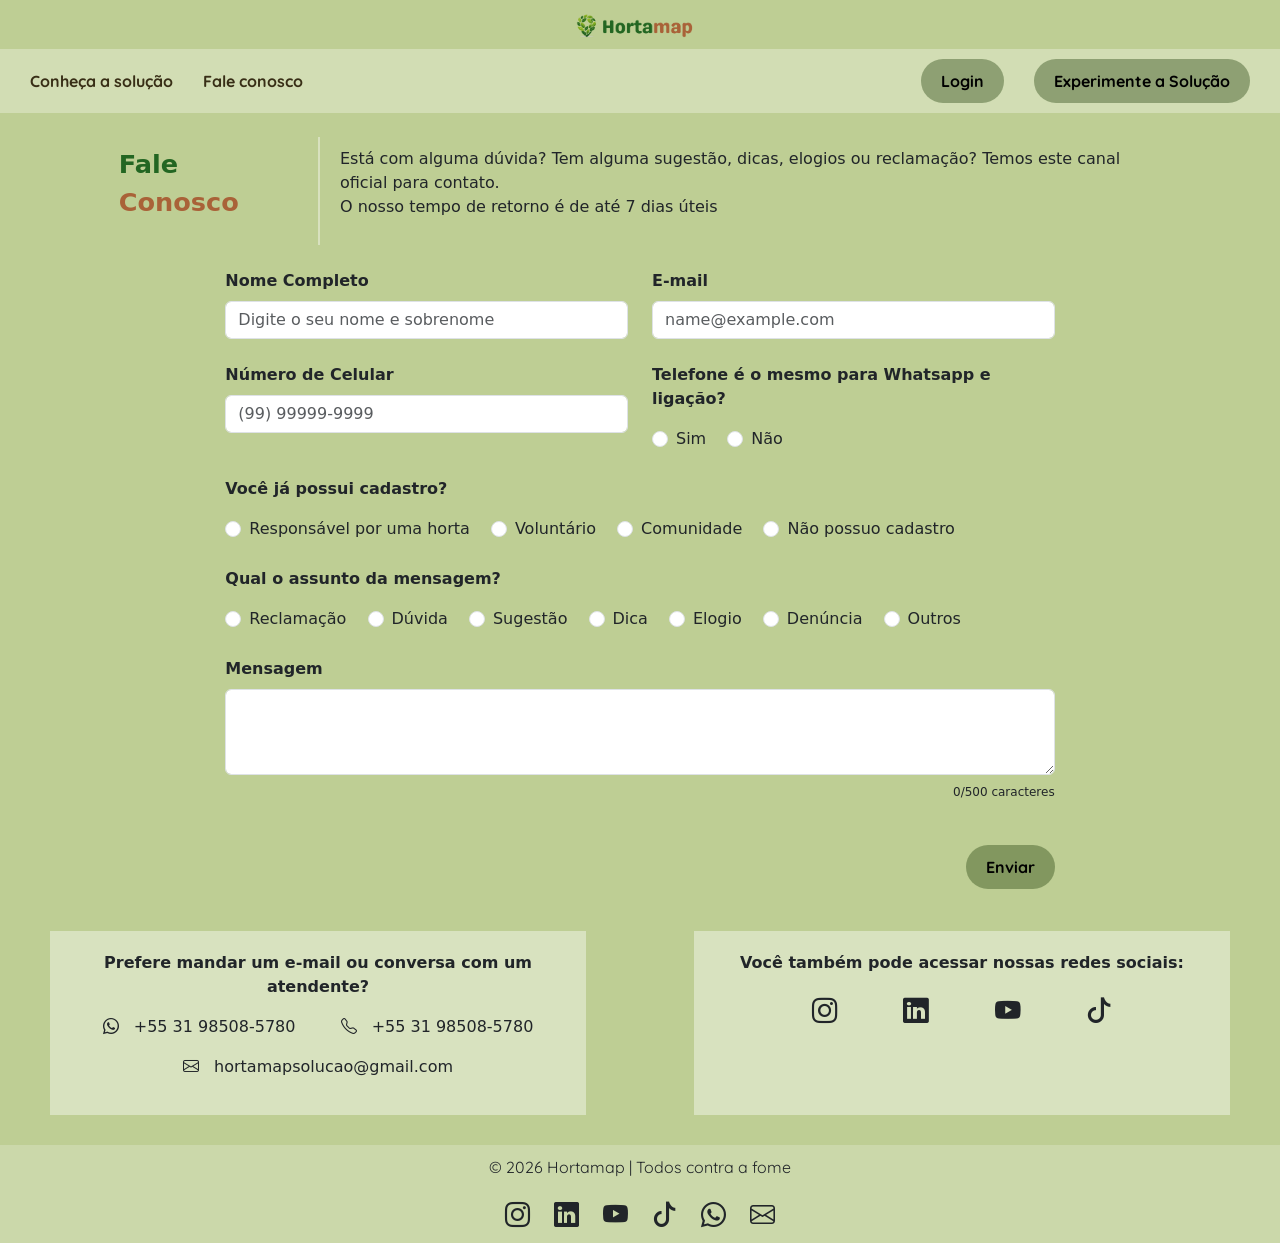
<file: fale_conosco.html>
<!DOCTYPE html>
<html lang="pt">

<head>
	<meta charset="UTF-8">
	<meta http-equiv="X-UA-Compatible" content="IE=edge">
	<meta name="viewport" content="width=device-width, initial-scale=1.0">
	<link rel="preconnect" href="https://fonts.googleapis.com">
	<link rel="preconnect" href="https://fonts.gstatic.com" crossorigin>
	<link href="https://fonts.googleapis.com/css2?family=Quicksand:wght@300..700&display=swap" rel="stylesheet">
	<link href="https://cdn.jsdelivr.net/npm/bootstrap@5.1.3/dist/css/bootstrap.min.css" rel="stylesheet">
	<link rel="stylesheet" href="https://cdn.jsdelivr.net/npm/bootstrap-icons@1.11.3/font/bootstrap-icons.css">
	<link href="css/css.css" rel="stylesheet">
	<title>Fale Conosco</title>
	<link rel="icon" type="image/png" href="img/logo_HortaMap_folha.png">
</head>

<body>
	<div class="logo">
		<a href="index.html" target="_parent"><img src="img/logo_HortaMap_horizontal.png" alt="HortaMap"></a>
	</div>
	<div class="navegacao">
		<div class="esquerda">
			<h2><a href="index.html" target="_parent">Conheça a solução</a></h2>
			<h2><a href="fale_conosco.html" target="_parent">Fale conosco</a></h2>
		</div>
		<div class="direita">
			<button type="button" class="menu"><a href="login.html" target="_parent">Login</a></button>
			<button type="button" class="menu"><a href="cadastro.html" target="_parent">Experimente a
					Solução</a></button>
		</div>
	</div>
	<div class="conteudo">
		<div class="my-forms row g-4">
			<div class="text-duo-color col-md-2 d-flex align-items-center">
				<p><span class="color1">Fale</span> <span class="color2">Conosco</span></p>
			</div>
			<div class="text-explicacao col-md-8 d-flex align-items-center">
				<p>Está com alguma dúvida? Tem alguma sugestão, dicas, elogios ou reclamação? Temos este canal oficial
					para contato.<br> O nosso tempo de retorno é de até 7 dias úteis</p>
			</div>
		</div>
		<form id="formulario_JS">
			<div class="my-forms row g-4">
				<div class="col-md-4">
					<label for="nomecompleto" class="form-label titulo-label">Nome Completo</label>
					<input type="text" class="form-control" id="nomecompleto" pattern="^[A-Za-zÀ-ÿ]{2,}(?:\s+[A-Za-zÀ-ÿ]{2,})+$" title="Digite o nome e sobrenome com pelo menos 2 letras em cada" placeholder="Digite o seu nome e sobrenome" required>
				</div>
				<div class="col-md-4">
					<label for="email" class="form-label titulo-label">E-mail</label>
					<input type="email" class="form-control" id="email" placeholder="name@example.com" pattern="^[^\s@]+@[^\s@]+\.[^\s@]+$" title="Digite o email no formato nome@example.com" required>
				</div>
			</div>
			<div class="my-forms row g-4">
				<div class="col-md-4">
					<label for="telefone" class="form-label titulo-label">Número de Celular</label>
					<input type="tel" class="form-control" id="telefone" placeholder="(99) 99999-9999" maxlength="15" pattern="^\(\d{2}\)\s\d{4,5}-\d{4}$" title="Digite o ddd e o número de telefone completo" required>
					<script>
						document.getElementById('telefone').addEventListener('input', function (e) {
							let value = e.target.value.replace(/\D/g, '');
							value = value.replace(/^(\d{2})(\d)/g, '($1) $2');
							value = value.replace(/(\d{5})(\d)/, '$1-$2');
							e.target.value = value;
						});
					</script>
				</div>
				<div class="col-md-4">
					<p class="titulo-label">Telefone é o mesmo para Whatsapp e ligação?</p>
					<div class="form-check form-check-inline">
						<input class="form-check-input" type="radio" name="Telefone" id="inlineRadio1" value="Sim"
							required>
						<label class="form-check-label" for="inlineRadio1">Sim</label>
					</div>
					<div class="form-check form-check-inline">
						<input class="form-check-input" type="radio" name="Telefone" id="inlineRadio2" value="Não"
							required>
						<label class="form-check-label" for="inlineRadio2">Não</label>
					</div>
				</div>
			</div>
			<div class="my-forms row g-4">
				<div class="col-md-8">
					<p class="titulo-label">Você já possui cadastro?</p>
					<div class="form-check form-check-inline">
						<input class="form-check-input" type="radio" name="Cadastro" id="inlineRadio1"
							value="Responsável" required>
						<label class="form-check-label" for="inlineRadio1">Responsável por uma horta</label>
					</div>
					<div class="form-check form-check-inline">
						<input class="form-check-input" type="radio" name="Cadastro" id="inlineRadio2"
							value="Voluntário" required>
						<label class="form-check-label" for="inlineRadio2">Voluntário</label>
					</div>
					<div class="form-check form-check-inline">
						<input class="form-check-input" type="radio" name="Cadastro" id="inlineRadio3"
							value="Comunidade" required>
						<label class="form-check-label" for="inlineRadio3">Comunidade</label>
					</div>
					<div class="form-check form-check-inline">
						<input class="form-check-input" type="radio" name="Cadastro" id="inlineRadio4" value="Não"
							required>
						<label class="form-check-label" for="inlineRadio4">Não possuo cadastro</label>
					</div>
				</div>
			</div>
			<div class="my-forms row g-4">
				<div class="col-md-8">
					<p class="titulo-label">Qual o assunto da mensagem?</p>
					<div class="form-check form-check-inline">
						<input class="form-check-input" type="radio" name="Assunto" id="inlineRadio1" value="Reclamação"
							required>
						<label class="form-check-label" for="inlineRadio1">Reclamação</label>
					</div>
					<div class="form-check form-check-inline">
						<input class="form-check-input" type="radio" name="Assunto" id="inlineRadio2" value="Dúvida"
							required>
						<label class="form-check-label" for="inlineRadio2">Dúvida</label>
					</div>
					<div class="form-check form-check-inline">
						<input class="form-check-input" type="radio" name="Assunto" id="inlineRadio3" value="Sugestão"
							required>
						<label class="form-check-label" for="inlineRadio3">Sugestão</label>
					</div>
					<div class="form-check form-check-inline">
						<input class="form-check-input" type="radio" name="Assunto" id="inlineRadio4" value="Dica"
							required>
						<label class="form-check-label" for="inlineRadio4">Dica</label>
					</div>
					<div class="form-check form-check-inline">
						<input class="form-check-input" type="radio" name="Assunto" id="inlineRadio4" value="Elogio"
							required>
						<label class="form-check-label" for="inlineRadio4">Elogio</label>
					</div>
					<div class="form-check form-check-inline">
						<input class="form-check-input" type="radio" name="Assunto" id="inlineRadio4" value="Denúncia"
							required>
						<label class="form-check-label" for="inlineRadio4">Denúncia</label>
					</div>
					<div class="form-check form-check-inline">
						<input class="form-check-input" type="radio" name="Assunto" id="inlineRadio4" value="Outros"
							required>
						<label class="form-check-label" for="inlineRadio4">Outros</label>
					</div>
				</div>
			</div>
			<div class="my-forms row g-4">
				<div class="col-md-8">
					<label for="textMensagem" class="form-label titulo-label">Mensagem</label>
					<textarea class="form-control" id="textMensagem" rows="3" maxlength="500" required></textarea>
					<p class="cont_caracteres mt-2 mb-0"><span id="contadorCaracteres">0</span>/500 caracteres</p>
				</div>
			</div>
			<div class="my-forms row g-4">
				<div class="container-botao col-md-8">
					<button type="submit" id="submit_botao" class="botao">Enviar</button>
				</div>
			</div>
		</form>
		<script>
			document.getElementById("formulario_JS").addEventListener("submit", function (e) {
				e.preventDefault();
				alert("Mensagem encaminhada com sucesso! Entraremos em contato em até 07 dias úteis.");
				this.reset();
			});
		</script>
		<script>
			/* Responsável por contar os caracteres da mensagem */
			const campoMensagem = document.getElementById("textMensagem");
			const contador = document.getElementById("contadorCaracteres");
			campoMensagem.addEventListener("input", () => {
				contador.textContent = campoMensagem.value.length;
			});
		</script>
		<div class="row g-2">
			<div class="caixa-contatos col-md-5">
				<p class="titulo-label">Prefere mandar um e-mail ou conversa com um atendente?</p>
				<a href="https://wa.me/5531985085780" target="_blank"><i class="bi bi-whatsapp fale-atendente"></i></a>
				<p class="texto-icon intervalo-entre-campos">+55 31 98508-5780</p>
				<a href="tel:+5531985085780" target="_blank"><i class="bi bi-telephone fale-atendente"></i></a>
				<p class="texto-icon">+55 31 98508-5780</p><br>
				<a href="mailto:hortamapsolucao@gmail.com" target="_blank"><i
						class="bi bi-envelope fale-atendente"></i></a>
				<p class="texto-icon">hortamapsolucao@gmail.com</p>
			</div>
			<div class="caixa-contatos col-md-5">
				<p class="titulo-label">Você também pode acessar nossas redes sociais:</p>
				<a href="https://www.instagram.com/hortamap/" target="_blank"><i
						class="bi bi-instagram redes-fale-conosco"></i></a>
				<a href="https://www.linkedin.com" target="_blank"><i class="bi bi-linkedin redes-fale-conosco"></i></a>
				<a href="https://www.youtube.com/@HortaMapSolucao" target="_blank"><i
						class="bi bi-youtube redes-fale-conosco"></i></a>
				<a href="https://www.tiktok.com" target="_blank"><i class="bi bi-tiktok redes-fale-conosco"></i></a>
			</div>
		</div>
	</div>
	<footer>
		<p>© 2026 Hortamap | Todos contra a fome</p>
		<a href="https://www.instagram.com/hortamap/" target="_blank"><i class="bi bi-instagram icon-rodape"></i></a>
		<a href="https://www.linkedin.com" target="_blank"><i class="bi bi-linkedin icon-rodape"></i></a>
		<a href="https://www.youtube.com/@HortaMapSolucao" target="_blank"><i class="bi bi-youtube icon-rodape"></i></a>
		<a href="https://www.tiktok.com" target="_blank"><i class="bi bi-tiktok icon-rodape"></i></a>
		<a href="https://wa.me/5531985085780" target="_blank"><i class="bi bi-whatsapp icon-rodape"></i></a>
		<a href="mailto:hortamapsolucao@gmail.com" target="_blank"><i class="bi bi-envelope icon-rodape"></i></a>
	</footer>
</body>

</html>
</file>
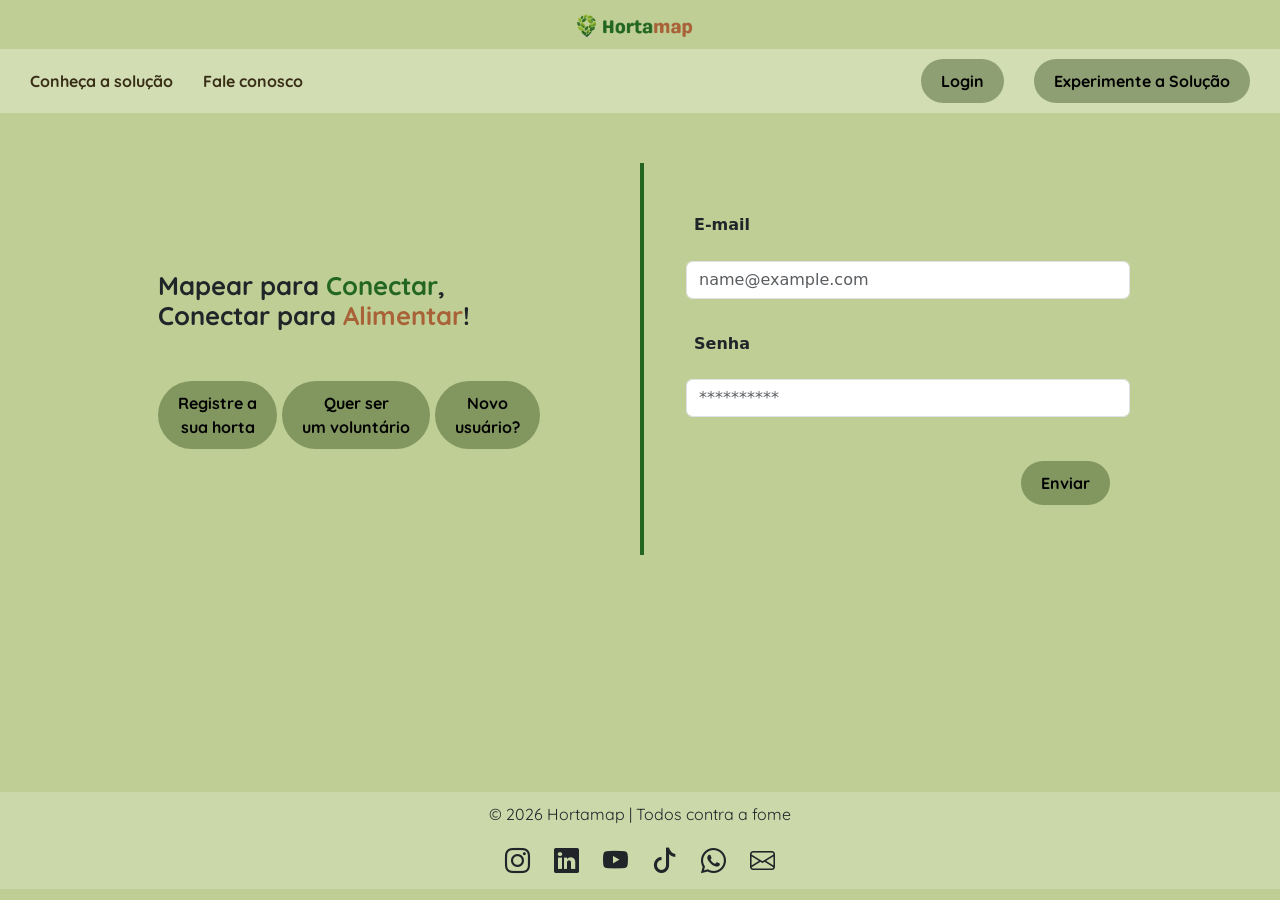
<file: login.html>
<!DOCTYPE html>
<html lang="pt">
<head>
	<meta charset="UTF-8">
	<meta http-equiv="X-UA-Compatible" content="IE=edge">
	<meta name="viewport" content="width=device-width, initial-scale=1.0">
	<link rel="preconnect" href="https://fonts.googleapis.com">
	<link rel="preconnect" href="https://fonts.gstatic.com" crossorigin>
	<link href="https://fonts.googleapis.com/css2?family=Quicksand:wght@300..700&display=swap" rel="stylesheet">
	<link href="https://cdn.jsdelivr.net/npm/bootstrap@5.1.3/dist/css/bootstrap.min.css" rel="stylesheet">
	<link rel="stylesheet" href="https://cdn.jsdelivr.net/npm/bootstrap-icons@1.11.3/font/bootstrap-icons.css">
	<link href="css/css.css" rel="stylesheet">
	<title>Login</title>
	<link rel="icon" type="image/png" href="img/logo_HortaMap_folha.png">
</head>
<body>
	<div class="logo">
		<a href="index.html" target="_parent"><img src="img/logo_HortaMap_horizontal.png" alt="HortaMap"></a>
	</div>
	<div class="navegacao">
  		<div class="esquerda">
    		<h2><a href="index.html" target="_parent">Conheça a solução</a></h2>
    		<h2><a href="fale_conosco.html" target="_parent">Fale conosco</a></h2>
		</div>
		<div class="direita">
			<button type="button" class="menu"><a href="login.html" target="_parent">Login</a></button>
			<button type="button" class="menu"><a href="cadastro.html" target="_parent">Experimente a Solução</a></button>
		</div>
	</div>
	<div class="container conteudo login-page">
		<div class="login row">
			<div class="frase-impacto col-md-6">
				<h1>Mapear para <span class="color1">Conectar</span>, <br>Conectar para <span class="color2">Alimentar</span>!</h1>
				<div class="container-login">
					<button type="button" class="menu"><a href="cadastro.html" target="_parent">Registre a<br>sua horta</a></button>
				</div>
				<div class="container-login">
					<button type="button" class="menu"><a href="cadastro.html" target="_parent">Quer ser<br>um voluntário</a></button>
				</div>
				<div class="container-login">
					<button type="button" class="menu"><a href="cadastro.html" target="_parent">Novo<br>usuário?</a></button>
				</div>
			</div>
			<form class="forms-login col-md-6" action="area_dashboard.html">
				<div class="row g-3">
					<label for="email" class="form-label titulo-label">E-mail</label>
					<input type="email" class="form-control" id="email" placeholder="name@example.com" pattern="^[^\s@]+@[^\s@]+\.[^\s@]+$" title="Digite o email no formato nome@example.com" required>
				</div>
				<div class="row g-3 senha">
					<label for="inputPassword" class="col-form-label titulo-label">Senha</label>
					<input type="password" class="form-control" id="inputPassword" placeholder="**********" required>
				</div>
				<div class="my-forms row g-4">
					<div class="container-botao">
						<button type="submit" class="botao">Enviar</button>
					</div>
				</div>
			</form>
		</div>
	</div>
	<footer>
		<p>© 2026 Hortamap  |  Todos contra a fome</p>
		<a href="https://www.instagram.com/hortamap/" target="_blank"><i class="bi bi-instagram icon-rodape"></i></a>
		<a href="https://www.linkedin.com" target="_blank"><i class="bi bi-linkedin icon-rodape"></i></a>
		<a href="https://www.youtube.com/@HortaMapSolucao" target="_blank"><i class="bi bi-youtube icon-rodape"></i></a>
		<a href="https://www.tiktok.com" target="_blank"><i class="bi bi-tiktok icon-rodape"></i></a>
		<a href="https://wa.me/5531985085780" target="_blank"><i class="bi bi-whatsapp icon-rodape"></i></a>
		<a href="mailto:hortamapsolucao@gmail.com" target="_blank"><i class="bi bi-envelope icon-rodape"></i></a>
	</footer>
</body>
</html>
</file>
<file: css/css.css>
/* ------------------------------------ páginas gerais ------------------------------------ */

body { /* configura o conteúdo como um todo */
    background-color: #bece94;
    margin: 0;
    display: flex;
    flex-direction: column;
}

.logo img { /* imagem do topo */
    padding-top: 0.625rem;
    width: 10%;
    height: auto;
    display: block;
    margin: auto;
}

.navegacao { /* menu de navegação */
    font-family: "Quicksand", sans-serif;
    font-weight: bold;
    background-color: rgba(255, 255, 255, 0.3);
    display: flex;
    justify-content: space-between;
    align-items: center;
    padding: 0.625rem 1.88rem;
    flex-wrap: wrap;
}

.navegacao h2 { /* menu sem formato de botão */
    font-family: "Quicksand", sans-serif;
    font-size: clamp(0.8rem, 2vw, 1rem);
    font-weight: bold;
    margin: auto;
}

.esquerda, .direita { /* menu - separação entre botões e menu */
    display: flex;
    flex-direction: row;
    gap: 1.88rem;
    color: #382e16;
}

.menu { /* menu em formato de botões */
    border-radius: 2.5rem;
    padding: 0.625rem 1.25rem;
    background-color: #29461367;
    border: none;
    font-family: "Quicksand", sans-serif;
    font-weight: bold;
    font-size: clamp(0.7rem, 2vw, 1rem);
}

.menu:hover { /* menu em formato de botões - ao passar o mouse */
    background-color: #236622;
    color: white;
}

.esquerda h2:hover { /* menu sem formato de botão - ao passar o mouse */
    text-decoration: underline;
    color: #a96238;
}

a, a:visited, a:hover, a:active { /* para evitar decoração de link */
    text-decoration: none;
    color: inherit;
}

.conteudo { /* área entre menu e rodapé */
    min-height: calc(100vh - 13.85rem);
}

.container-botao { /* container dos botões submit */
    display: flex;
    justify-content: flex-end;
}

.botao { /* botão submit */
    margin-top: 1.25rem;
    border-radius: 2.5rem;
    padding: 0.625rem 1.25rem;
    background-color: #29461367;
    border: none;
    font-family: "Quicksand", sans-serif;
    font-weight: bold;
    font-size: clamp(0.7rem, 2vw, 1rem);
}

.botao:hover { /* botão submit - ao passar o mouse */
    background-color: #236622;
    color: white;
}

footer { /* rodapé */
    padding: 0.625rem 0;
    font-family: "Quicksand", sans-serif;
    background-color: rgba(255, 255, 255, 0.2);
    text-align: center;
    gap: 1rem;
}

footer p { /* rodapé */
    font-size: clamp(0.7rem, 2vw, 1rem);
}

.icon-rodape { /* rodapé */
    font-size: clamp(0.7rem, 2vw, 1.56rem);
    margin: 0 0.625rem;
}

.my-forms { /* formulários */
    margin: auto;
    display: flex;
    justify-content: center;
}

.text-duo-color { /* titulo com duas cores */
    font-weight: bold;
    justify-content: center;
    font-size: clamp(0.7rem, 2vw, 1.88rem);
    border-right: 0.125rem solid rgba(255, 255, 255, 0.4);
}

.color1 { /* titulo com duas cores - cor um */
    color: #236622;
}

.color2 { /* titulo com duas cores - cor dois */
    color: #a96238;
}

.text-explicacao { /* texto de introdução da página - vem junto do text-duo-color */
    font-size: clamp(0.7rem, 2vw, 1rem);
    padding: 0.625rem 1.25rem;
    justify-content: center;
}

.titulo-label { /* titulos em formulários */
    font-weight: bold;
}

/* ------------------------------------ página INDEX ------------------------------------ */
.caixa { /* caixas de fundo */
    margin: 1rem 3.125rem;
    padding: 1.25rem 1.25rem;
    border-radius: 3.25em;
    background-color: rgba(239, 226, 226, 0.4);
    min-height: 35rem;
    max-height: 35rem;
}

@media (max-width: 768px) { /* tablet */
    .caixa {
        min-height: 40rem;
        max-height: 40rem; 
    }
}

@media (max-width: 480px) { /* celular */
    .caixa {
        min-height: 40rem;
        max-height: 40rem;
    }
}

.texto { /* textos da página */
    align-items: center;
    display: block;
    margin: auto;
}

.texto h3 { /* título das caixas */
    font-size: clamp(0.6rem, 2vw, 1.8rem);
    text-align: center;
    margin-bottom: 1.88rem;
    font-weight: bold;
    font-family: "Quicksand", sans-serif;
}

.texto p { /* parágrafos */
    text-align: justify;
    font-size: clamp(0.7rem, 2vw, 1.125rem);
}

.imgdireita { /*ajuste de imagem */
    max-width: 100%;
    height: auto;
    object-fit: cover;
    object-position: center;
    border-radius: 0 3.25em 3.25em 0;
}

.video-container iframe {
    width: 100%;
    max-width: 43.75rem;
    height: 24.625rem;
    border-radius: 0 3.25em 3.25em 0;
}

.carousel-control-prev-icon, .carousel-control-next-icon {
    filter: invert(40%) sepia(22%) saturate(2281%) hue-rotate(74deg) brightness(92%) contrast(92%);
}

.carousel-control-prev {
    left: -60px; /* aproxima da borda esquerda */
}

.carousel-control-next {
    right: -60px; /* aproxima da borda direita */
}

@media (max-width: 768px) { /* tablet */
    .carousel-control-prev {
    left: -30px; /* aproxima da borda esquerda */
}

.carousel-control-next {
    right: -30px; /* aproxima da borda direita */
}
}

@media (max-width: 480px) { /* celular */
    .carousel-control-prev {
    left: -10px; /* aproxima da borda esquerda */
}

.carousel-control-next {
    right: -10px; /* aproxima da borda direita */
}
}

/* ------------------------------------ página FALE CONOSCO ------------------------------------ */
.texto-icon { /* icones do fale conosco */
    display: inline-block;
}

.redes-fale-conosco { /* icones do fale conosco */
    font-size: clamp(0.7rem, 2vw, 3.125rem);
    padding: 1.88rem;
}

.caixa-contatos { /* caixas de redes sociais e outros contatos */
    background-color: rgba(255, 255, 255, 0.4);
    margin: auto;
    margin-top: 3.125rem;
    margin-bottom: 1.88rem;
    padding: 1.25rem;
    display: block;
    text-align: center;
}

.intervalo-entre-campos { /* intervalo entre contatos */
    padding-right: 2.5rem;
}

.fale-atendente { /* contato com atendente */
    padding-right: 0.625rem;
}

.cont_caracteres {
    font-size: 0.75rem;
    text-align: end;
}

/* ------------------------------------ página LOGIN ------------------------------------ */
.login-page, .frase-impacto, .forms-login { /* elementros centrais da página */
    margin: auto;
    padding: 3.125rem;
}

.frase-impacto { /* elementos centrais da página - frase que chama atenção */
    justify-content: center;
}

.container-login { /* container botão */
    display: inline;
}

h1 { /* frase de impacto */
    font-family: "Quicksand", sans-serif;
    font-weight: bold;
    font-size: clamp(0.7rem, 2vw, 1.88rem);
    margin-bottom: 3.125rem;
}

.senha { /* campo senha */
    margin-top: 0.625rem;
}

.forms-login { /* formulário de login */
    border-left: 0.31rem solid #236622;
}

/* ------------------------------------ página DASHBOARD ------------------------------------ */
.conteudo-dash { /* container total da página */
    margin: 3.125rem 0.625rem 1.88rem 0.625rem;
}

.conteudo-dash .row { /* cada linha do dashboard: colunas com mesma altura */
    align-items: stretch;
}

.line-dash { /* cada linha de conteúdo do dash */
    margin-bottom: 1.25rem;
}

.caixa-dash { /* cada caixa ocupa 100% da altura da coluna */
    background-color: rgba(255, 255, 255, 0.4);
    padding: 1.25rem;
    border-radius: 0.5rem;
    display: flex;
    flex-direction: column;
    height: 100%;
}

.title-box-dash { /* título de cada caixa */
    font-weight: bold;
    font-family: "Quicksand", sans-serif;
    color: #236622;
    padding-bottom: 0.625rem;
    font-size: clamp(0.7rem, 2vw, 1.56rem);
    display: flex;
    align-items: center;
    justify-content: space-between;
}

.text-atencao { /* texto informando atenção */
    color: chocolate;
    font-weight: bold;
}

.atividades-recentes td { /* tabela de atividades recentes - coluna */
    vertical-align: middle;
    padding: 0.625rem 0.31rem;
}

.atividades-recentes .icone { /* tabela de atividades recentes - ícones */
    width: 2.5rem;
    text-align: center;
    font-size: clamp(0.7rem, 2vw, 1.375rem);
    color: #236622;
}

.atividades-recentes small { /* tabela de atividades recentes - textos pequenos */
    color: #555;
}

.tabela-estoque-box { /* Caixa da tabela */
    background-color: #dce8c7; /* verde claro da referência */
    border-radius: 0.75rem;
    padding: 1.25rem;
}

.icon-info, .icon-large, .emoji-table { /* ícones e emojis */
    color: #236622;
    margin-right: 1.25rem;
    vertical-align: middle;
}

.icon-info, .emoji-info, .emoji-table { /* ícones pequenos e emojis - tamanho */
    font-size: clamp(0.7rem, 2vw, 1.25rem);
}

.icon-large { /* ícones grandes - tamanho */
    font-size: clamp(0.7rem, 2vw, 3.125rem);
}

.emoji-info { /* emoji - margem */
    margin-right: 0.81rem;
}

.emoji-table { /* emoji - margem */
    margin: 0 1.25rem 0 1.88rem;
}

.bi-exclamation-triangle-fill { /* Ícone do estoque alerta */
    margin-right: 1.25rem;
}

.btn-edit-box { /* botão de edição - lápis */
    background: transparent;
    border: none;
    color: #236622;
    cursor: pointer;
    padding: 0;
}

.btn-edit-box i { /* botão de edição - lápis */
    font-size: clamp(0.7rem, 2vw, 1.125rem);
}

.btn-edit-box:hover i { /* botão de edição - lápis - ao passar o mouse */
    color: #a96238;
}

.alerta-estoque { /* alerta de estoque baixo */
    background-color: #dce8c7;
    padding: 0.75rem 1.125rem;
    border-radius: 0.625rem;
    display: flex;
    justify-content: space-between;
    align-items: center;
}

.text-ver-todos { /* link para ver mais detalhes */
    color: #236622;
    font-weight: bold;
    text-align: end;
}

.text-ver-todos:hover { /* link para ver mais detalhes */
    color: #a96238;
}

.tabela-estoque { /* Tabela sem bordas Bootstrap */
    width: 100%;
    border-collapse: collapse;
    margin-top: 0.625rem;
}

.tabela-estoque thead th { /* Tabela sem bordas Bootstrap - cabeçalho */
    color: black;
    font-weight: bold;
    padding: 0.5rem 0;
    border-bottom: 0.125rem solid #b7c7a3;
    text-align: center;
    background-color: #29461343;
}

.tabela-estoque td { /* Tabela sem bordas Bootstrap - linhas */
    padding: 0.625rem 0;
    border-bottom: 0.06rem solid #c7d6b4;
    line-height: 0.31rem;
}

.col-curta { /* para colocar a tabela com tamanho de colunas mais equilibrado*/
    white-space: nowrap;
    width: 1%;
}

.text-center { /* para alinhar o texto na tabela */ 
    text-align: center;
}

.status { /* Status - tabela estoque */
    font-weight: bold;
    padding: 0 0.625rem;
    border-radius: 0.625rem;
}

.status.disponivel { /* Status - itens disponíveis */
    color: #236622;
    background-color: #29461343;
}

.status.baixo { /* Status - itens em baixa */
    color: #a96238;
    background-color: #a9613841;
}

.resumo-estoque { /* Texto abaixo da tabela */
    margin-top: 0.75rem;
    margin-bottom: 0.31rem;
}

.barra-acoes { /* Busca - Caixa verde clara */
    background-color: #dce8c7; /* mesmo tom da referência */
    padding: 1rem 1.25rem;
    border-radius: 0.75rem;
    display: flex;
    justify-content: space-between;
    align-items: center;
}

.input-busca { /* Campo de busca */
    width: 23.125rem;
    padding: 0.625rem 1rem;
    border-radius: 0.5rem;
    border: 0.06rem solid #b7c7a3;
    font-size: clamp(0.7rem, 2vw, 1rem);
    outline: none;
    margin: none;
}

.input-busca::placeholder { /* Campo de busca */
    color: #6b6b6b;
}

.btn-adicionar { /* Botão verde escuro - adicionar produtos */
    background-color: #236622;
    color: white;
    border: none;
    padding: 0.625rem 1.125rem;
    border-radius: 0.5rem;
    font-weight: bold;
    cursor: pointer;
    transition: 0.2s;
    margin: none;
}

.btn-adicionar:hover { /* Botão verde escuro - adicionar produtos - passar o mouse */
    background-color: #a96138;
}

.line-table-atividades { /* texto das últimas atividades notificadas */
    border-right: 0.125rem solid #2946132c;
}

td .icon-large { /* texto das últimas atividades notificadas - icones */
    padding: 0.625rem;
}

.voluntarios-box { /* Caixa específica dos voluntários */
    border-radius: 0.75rem;
    padding: 1.25rem;
}

.linha-voluntario { /* Linha com número grande + texto pequeno */
    display: flex;
    align-items: center;
    gap: 0.75rem; /* espaço entre ícone e texto */
    margin-bottom: 0.75rem;
}

.line-voluntarios-ativos { /* Linha com número grande + texto pequeno */
    border-bottom: 0.125rem solid #2946132c;
}

.vol-info { /* Linha com número grande + texto pequeno */
    display: flex;
    flex-direction: column;
    line-height: 1.1;
}

.numero { /* Linha com número grande + texto pequeno */
    font-size: clamp(0.7rem, 2vw,  1.75rem);
    font-weight: bold;
    color: #236622;
}

.vol-info .descricao { /* Linha com número grande + texto pequeno */
    font-size: 0.875rem;
    margin-top: -0.125rem;
}

.linha-info { /* Linhas com ícones */
    display: flex;
    align-items: center;
    gap: 0.375rem;
    margin-bottom: 0.625rem;
}

/* ------------------------------------ página CADASTRO ------------------------------------ */
.tipo-cadastro { /* div onde está os botões de tipo de cadastro */
    margin: 1.25rem 0;
    display: flex;
    flex-direction: row;
    gap: 1.25rem;
    align-items: center;
    padding: 0.625rem 0;
    flex-wrap: wrap;
}

.forms-cadastro { /* div onde está os botões de tipo de cadastro */
    margin-bottom: 1.88rem;
}

.cadastro-button { /* botão de tipo de cadastro */
    border-radius: 2.5rem;
    padding: 0.625rem 1.25rem;
    background-color: rgba(255, 255, 255, 0.4);
    border: none;
    font-family: "Quicksand", sans-serif;
    font-weight: bold;
    color: #236622;
    text-align: center;
}

.cadastro-button:hover { /* botão de tipo de cadastro - quando passa o mouse */
    background-color: #236622;
    color: white;
}

.cadastro-button.active { /* botão de tipo de cadastro - quando está ativo */
    background-color: #23662268;
    color: black;
}

.secao-cadastro { /* container do cadastro */
    margin-top: 1.25rem;
    padding-bottom: 1.88rem;
    border-bottom: 0.125rem dashed #23662245;
}

.identificacao-secao { /* titulo da seção */
    font-family: "Quicksand", sans-serif;
    font-size: clamp(0.7rem, 2vw, 1rem);
}

.produto-item .form-check-label { /* cadastro de produto - seleção */
    width: 10.625rem;
}

.produto-item .area-input { /* cadastro de produto - quantidade */
    width: 6.25em;
}

.produto-item .form-check-input { /* cadastro de produto */
    margin-top: 0;
}
</file>
